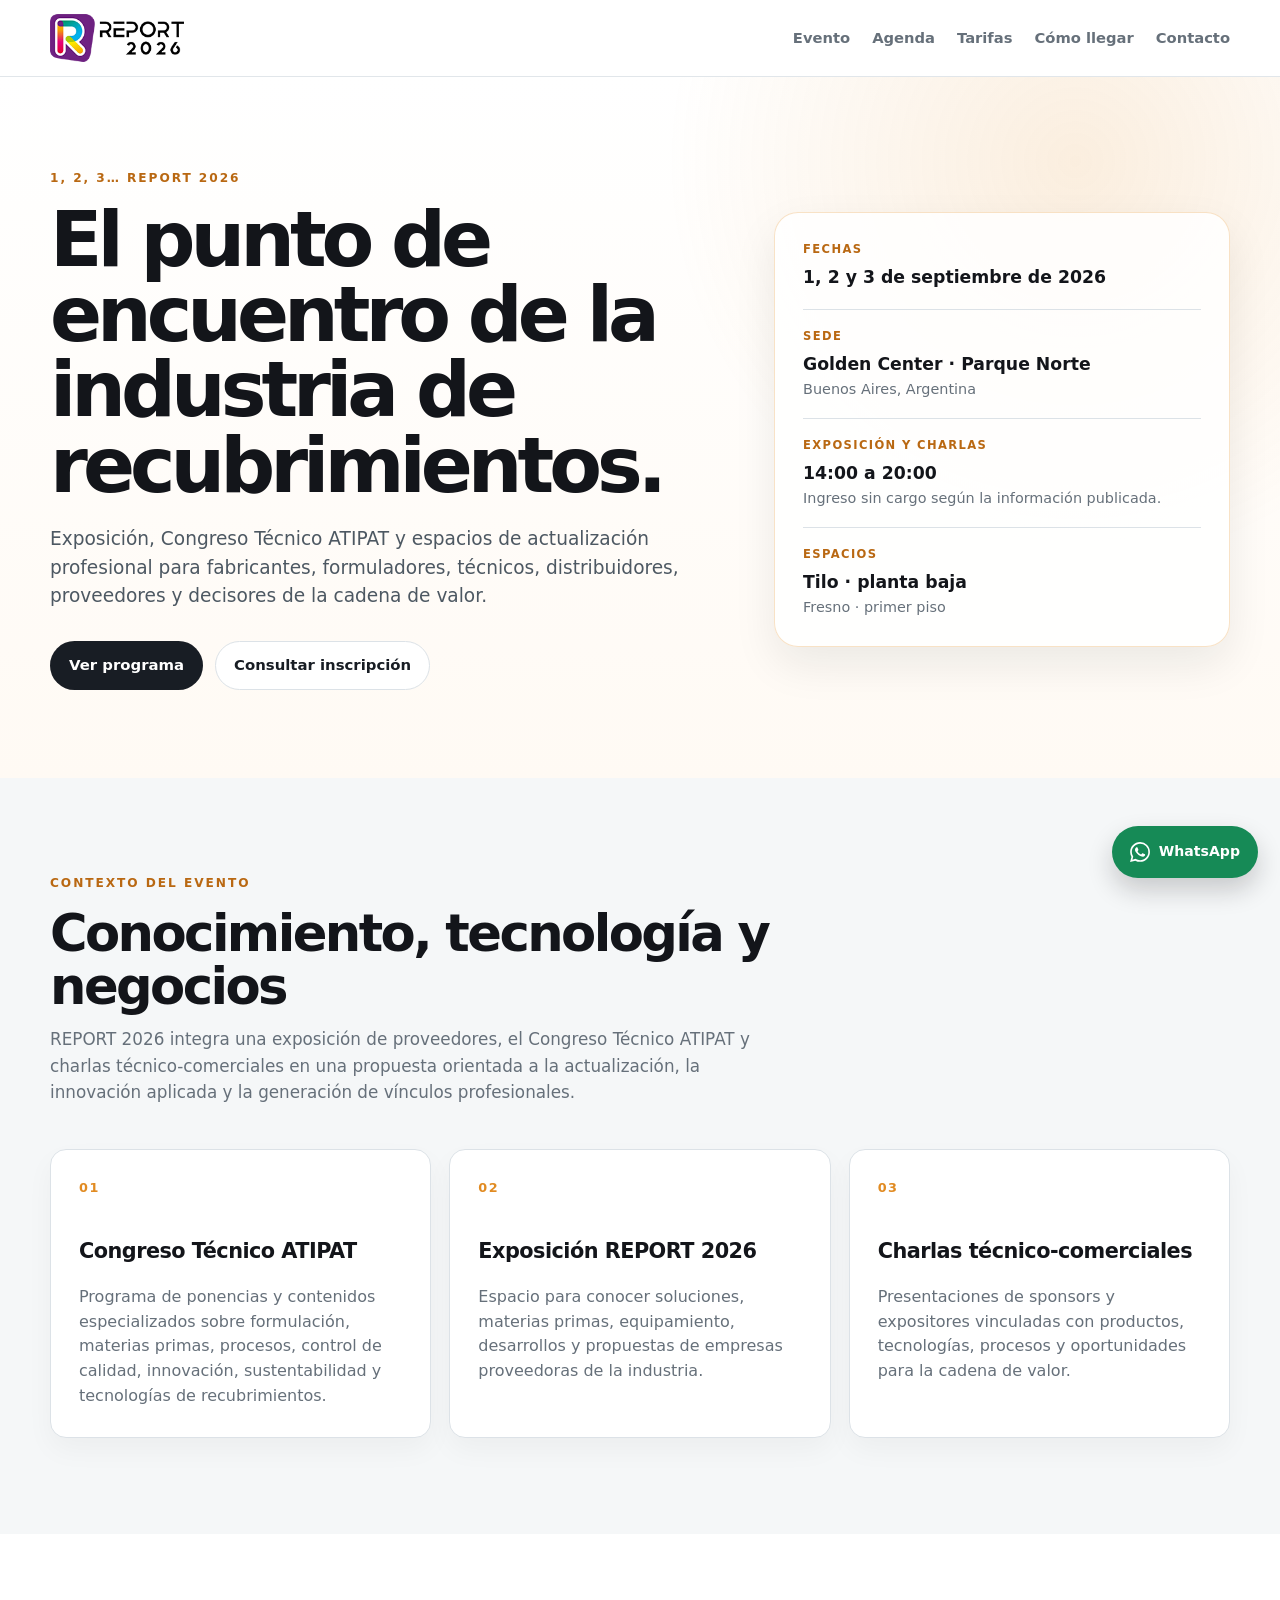
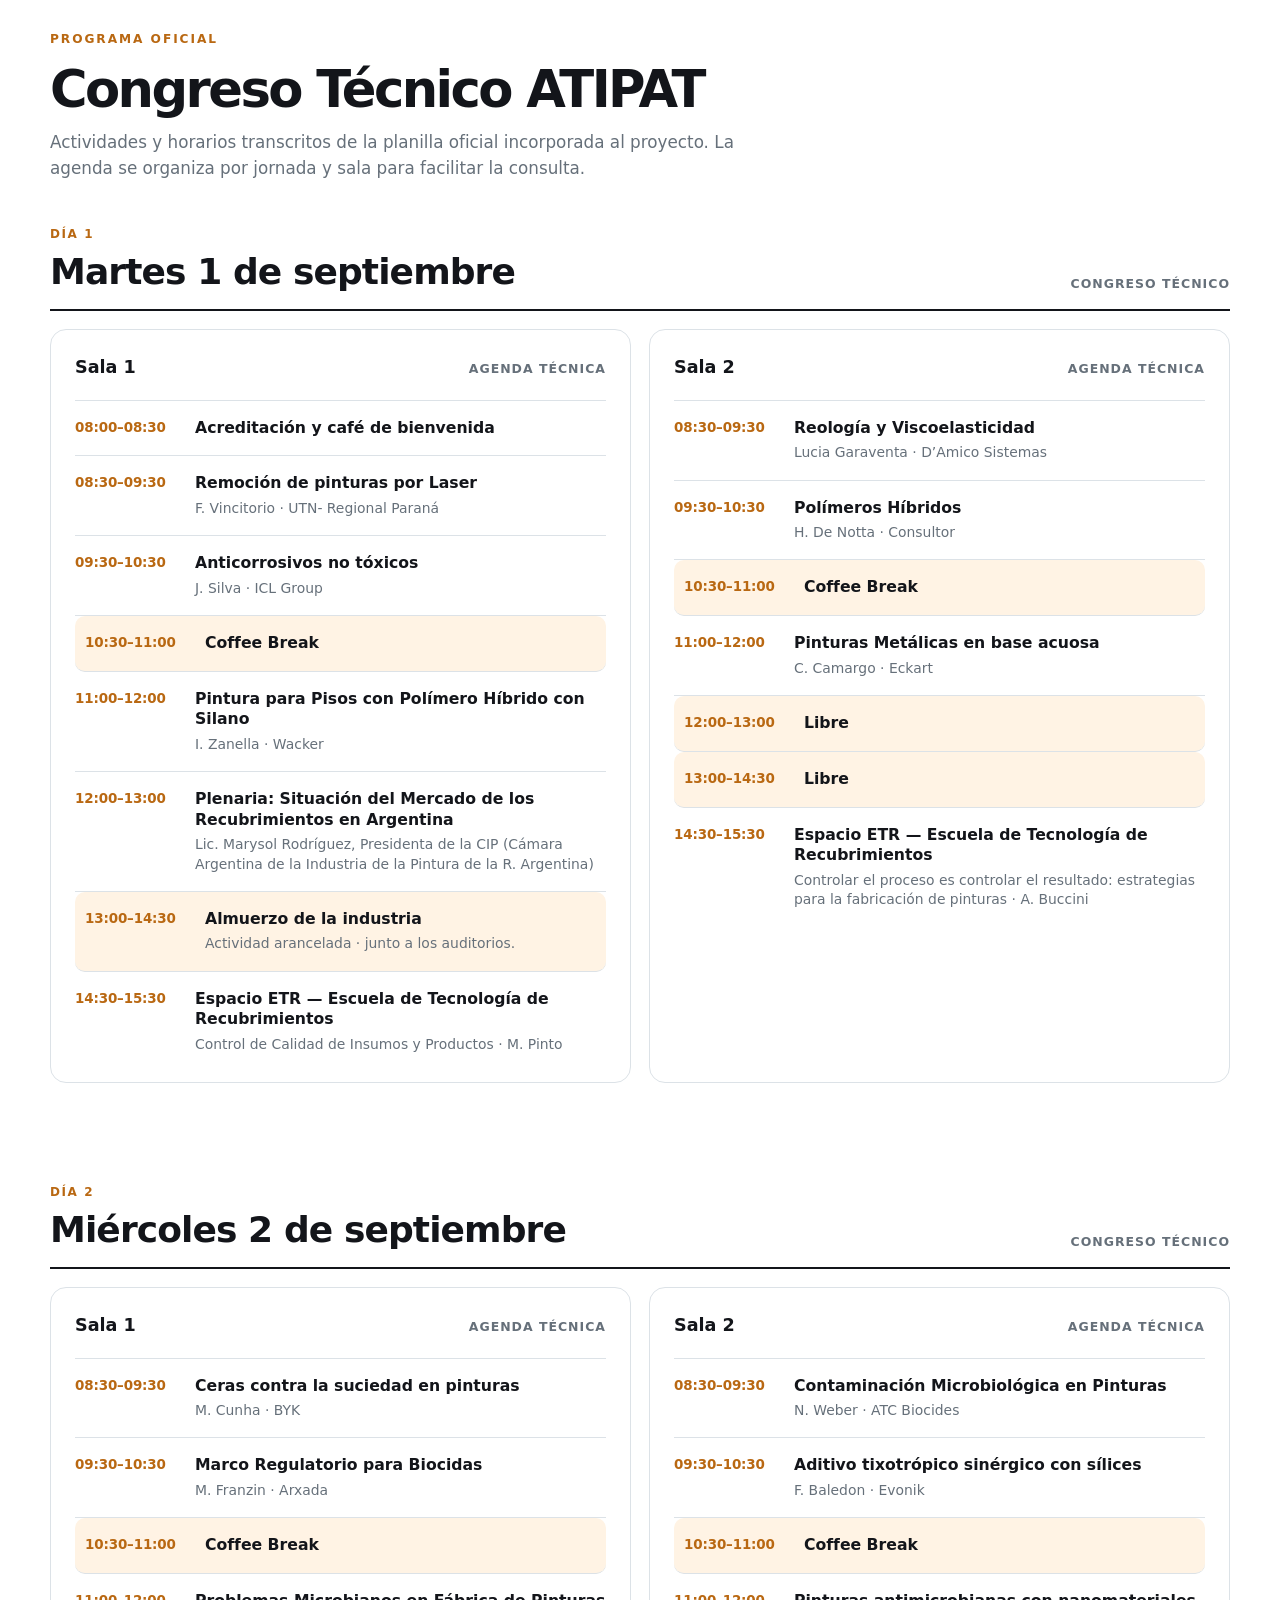
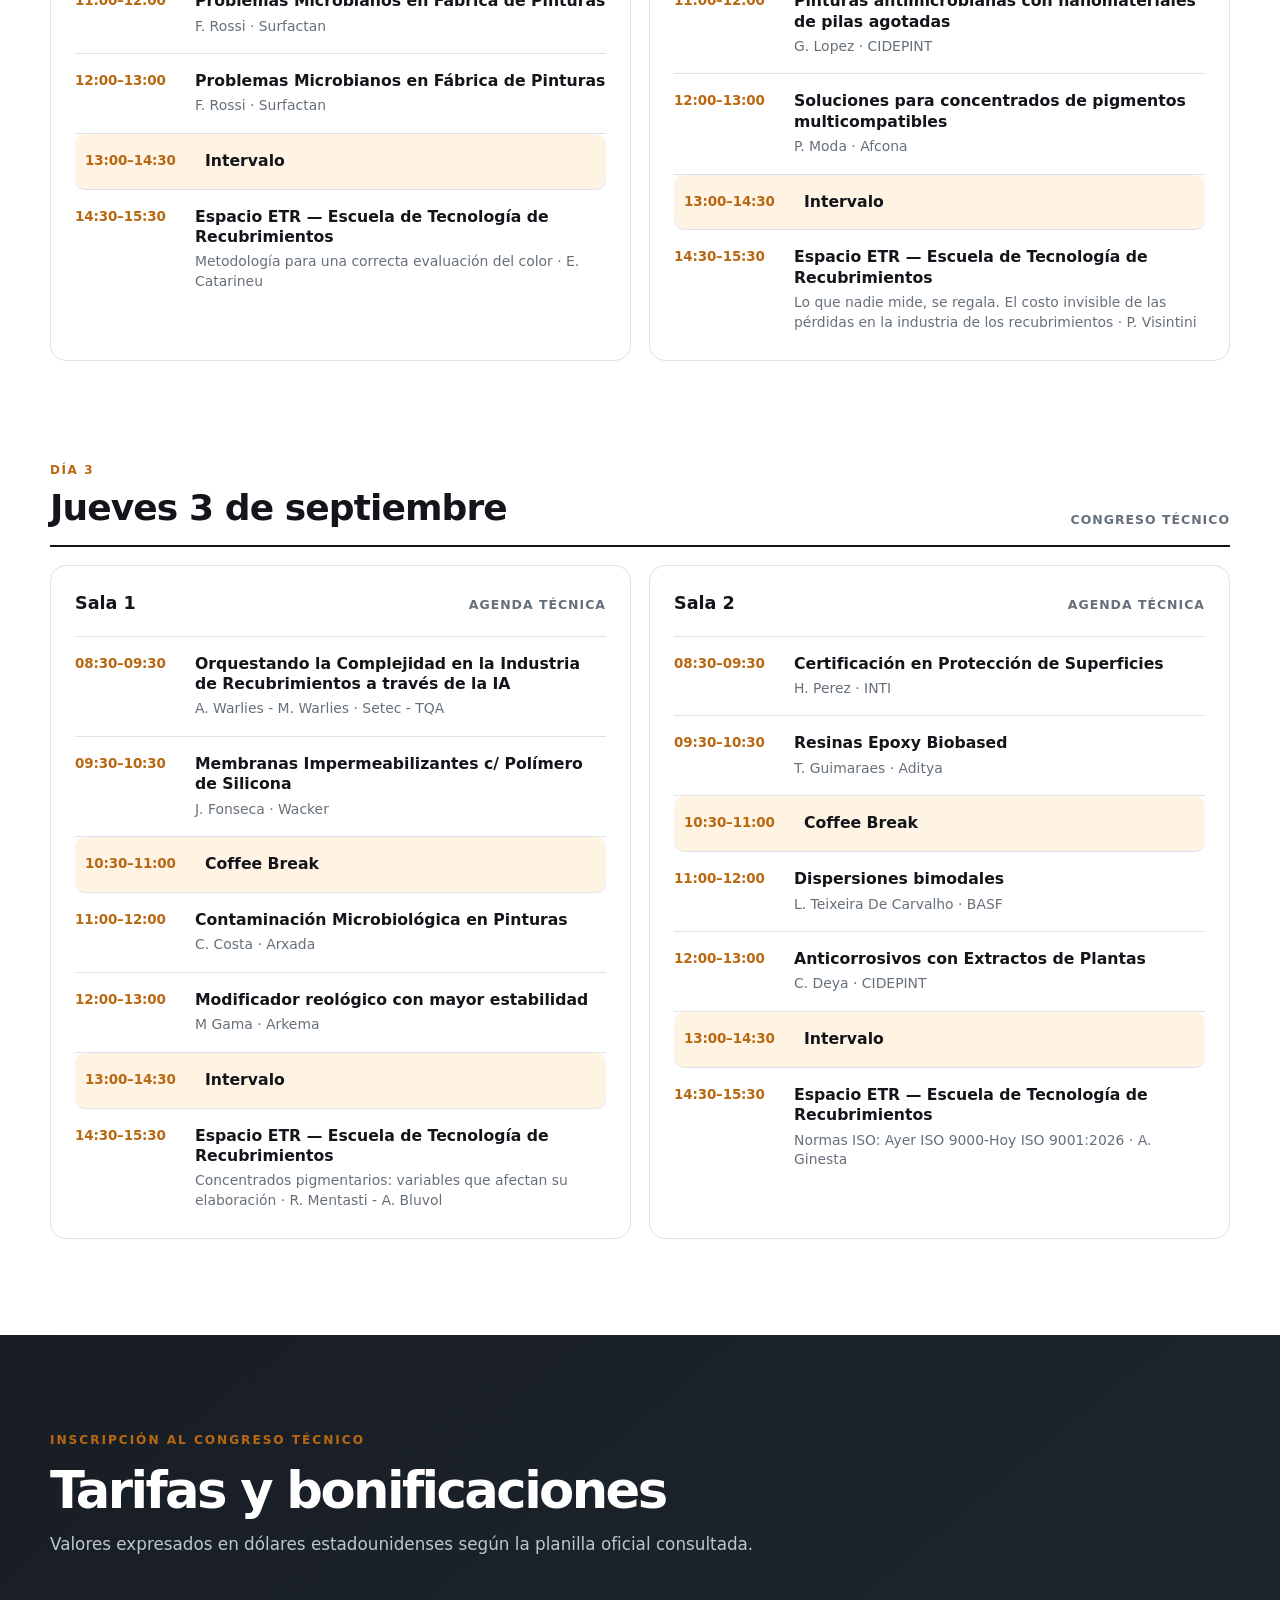
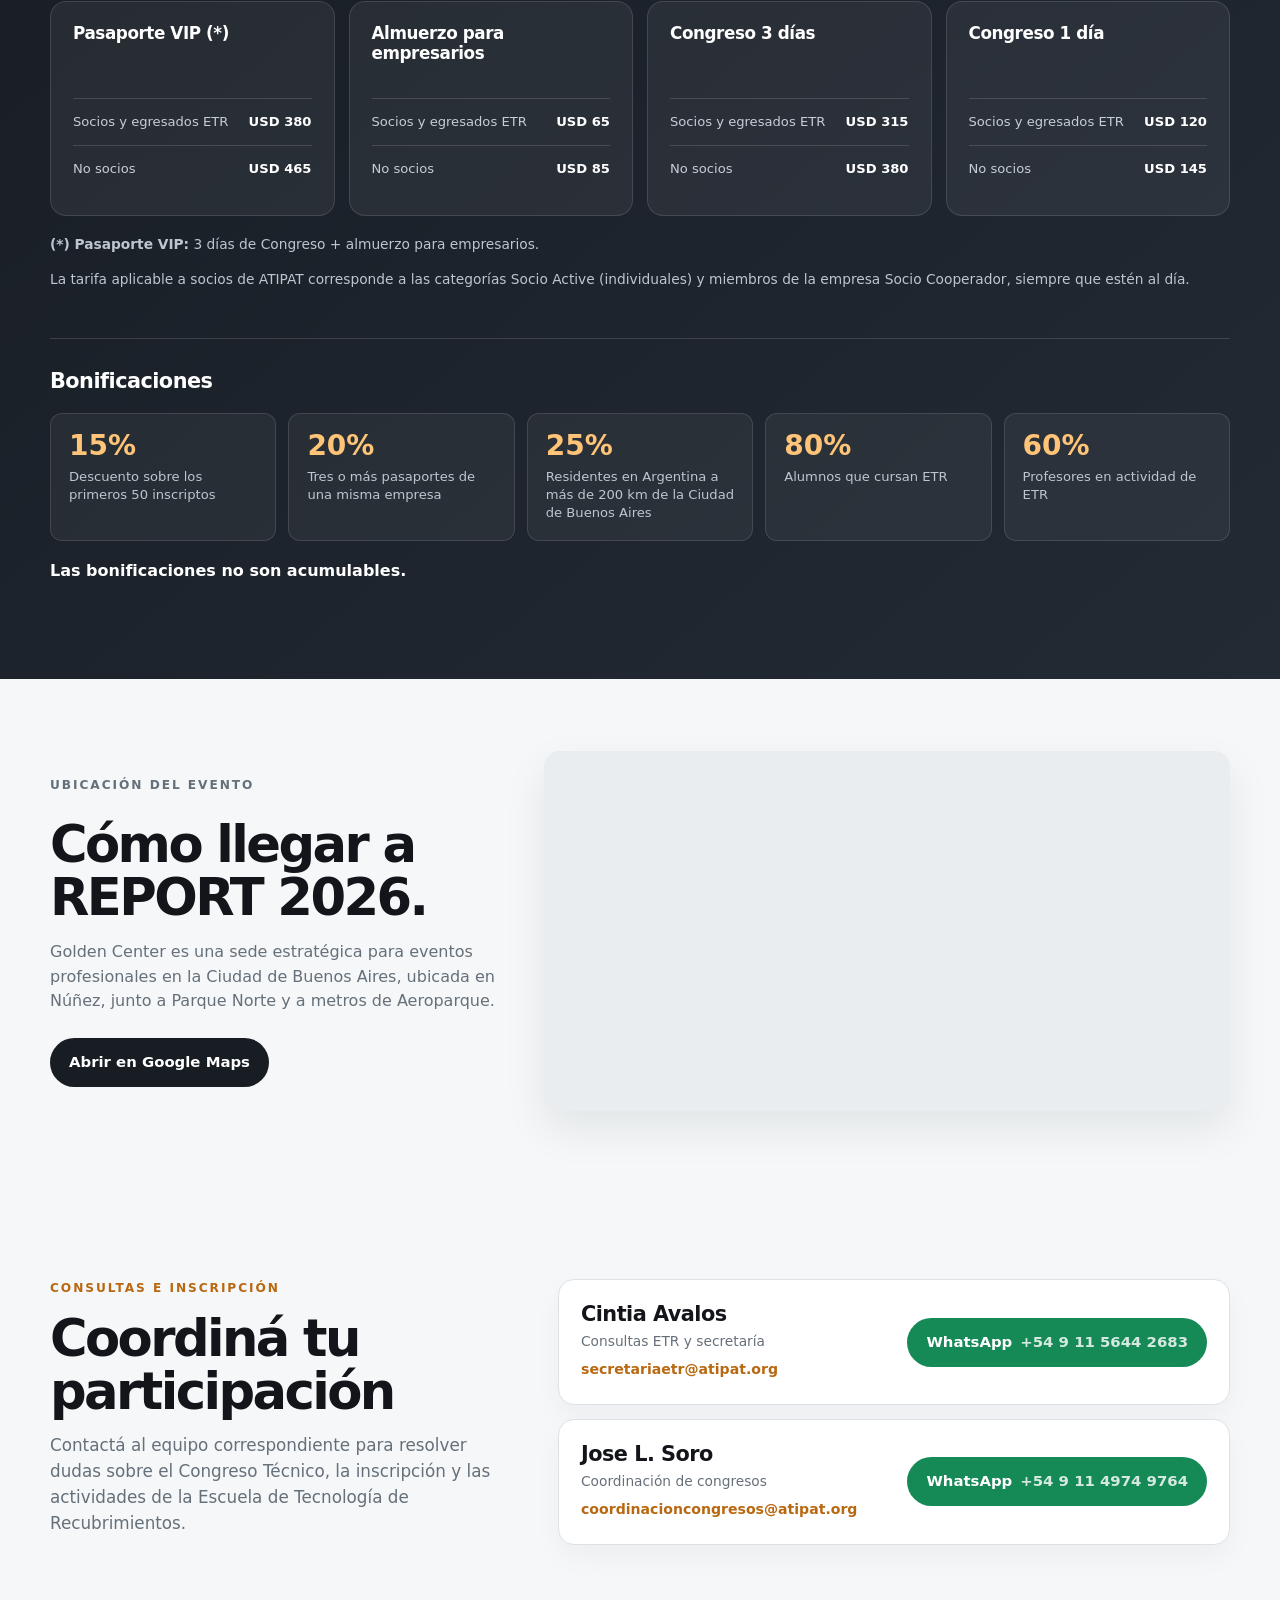
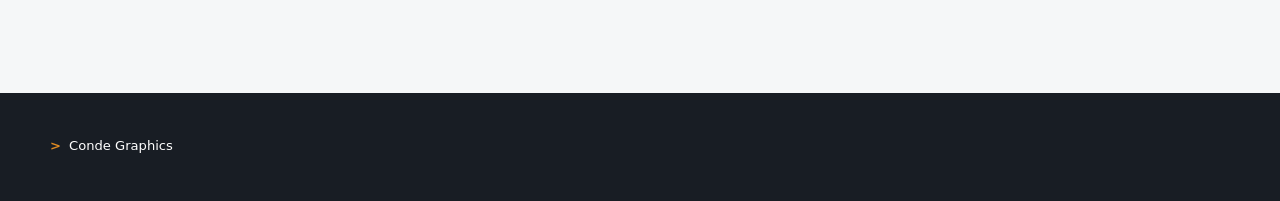
<file: index.html>
<!doctype html>
<html lang="es">
<head>
  <meta charset="utf-8">
  <meta name="viewport" content="width=device-width, initial-scale=1">
  <meta name="description" content="Programa, actividades, tarifas, bonificaciones y contactos de REPORT 2026 y del Congreso Técnico ATIPAT.">
  <meta name="theme-color" content="#ffffff">
  <link rel="canonical" href="https://condegraphics.github.io/report-2026-landing/">
  <link rel="icon" type="image/png" href="./fav-icon.png">
  <link rel="apple-touch-icon" href="./fav-icon.png">
  <meta property="og:title" content="Congreso Técnico ATIPAT | REPORT 2026">
  <meta property="og:description" content="1, 2 y 3 de septiembre de 2026 · Golden Center Eventos · Parque Norte · Buenos Aires.">
  <meta property="og:type" content="website">
  <meta property="og:url" content="https://condegraphics.github.io/report-2026-landing/">
  <meta property="og:image" content="https://condegraphics.github.io/report-2026-landing/og-report-2026.jpg">
  <meta property="og:image:secure_url" content="https://condegraphics.github.io/report-2026-landing/og-report-2026.jpg">
  <meta property="og:image:type" content="image/jpeg">
  <meta property="og:image:width" content="1200">
  <meta property="og:image:height" content="630">
  <meta property="og:image:alt" content="Congreso Técnico ATIPAT REPORT 2026, 1, 2 y 3 de septiembre de 2026 en Golden Center Eventos, Parque Norte, Buenos Aires.">
  <meta property="og:site_name" content="REPORT 2026">
  <meta property="og:locale" content="es_AR">
  <meta name="twitter:card" content="summary_large_image">
  <meta name="twitter:title" content="Congreso Técnico ATIPAT | REPORT 2026">
  <meta name="twitter:description" content="1, 2 y 3 de septiembre de 2026 · Golden Center Eventos · Parque Norte · Buenos Aires.">
  <meta name="twitter:image" content="https://condegraphics.github.io/report-2026-landing/og-report-2026.jpg">
  <title>REPORT 2026 | Programa, tarifas y contactos</title>
  <link rel="stylesheet" href="styles.css">
</head>
<body>
  <header class="site-header">
    <div class="container header-inner">
      <a class="brand" href="#inicio" aria-label="REPORT 2026, inicio">
        <img class="brand-logo" src="./logo-report-header.png" alt="REPORT 2026">
      </a>
      <button class="menu-toggle" type="button" aria-expanded="false" aria-controls="site-menu" aria-label="Abrir menú">
        <span class="sr-only">Menú</span>
        <span class="menu-lines" aria-hidden="true"><span></span><span></span><span></span></span>
      </button>
      <nav class="main-nav" id="site-menu" aria-label="Navegación principal">
        <a href="#evento">Evento</a>
        <a href="#agenda">Agenda</a>
        <a href="#tarifas">Tarifas</a>
        <a href="#ubicacion">Cómo llegar</a>
        <a href="#contacto">Contacto</a>
      </nav>
    </div>
  </header>

  <main id="inicio">
    <section class="hero">
      <div class="container hero-grid">
        <div>
          <p class="eyebrow">1, 2, 3… REPORT 2026</p>
          <h1>El punto de encuentro de la industria de recubrimientos.</h1>
          <p class="hero-lead">Exposición, Congreso Técnico ATIPAT y espacios de actualización profesional para fabricantes, formuladores, técnicos, distribuidores, proveedores y decisores de la cadena de valor.</p>
          <div class="hero-actions">
            <a class="button button-primary" href="#agenda">Ver programa</a>
            <a class="button button-secondary" href="#contacto">Consultar inscripción</a>
          </div>
        </div>
        <div class="hero-card" aria-label="Datos principales del evento">
          <div class="fact"><span class="fact-label">Fechas</span><strong>1, 2 y 3 de septiembre de 2026</strong></div>
          <div class="fact"><span class="fact-label">Sede</span><strong>Golden Center · Parque Norte</strong><span>Buenos Aires, Argentina</span></div>
          <div class="fact"><span class="fact-label">Exposición y charlas</span><strong>14:00 a 20:00</strong><span>Ingreso sin cargo según la información publicada.</span></div><div class="fact"><span class="fact-label">Espacios</span><strong>Tilo · planta baja</strong><span>Fresno · primer piso</span></div>
        </div>
      </div>
    </section>

    <section id="evento" class="section section-soft">
      <div class="container">
        <div class="section-heading"><p class="eyebrow">Contexto del evento</p><h2>Conocimiento, tecnología y negocios</h2><p>REPORT 2026 integra una exposición de proveedores, el Congreso Técnico ATIPAT y charlas técnico-comerciales en una propuesta orientada a la actualización, la innovación aplicada y la generación de vínculos profesionales.</p></div>
        <div class="feature-grid">
          <article class="feature-card"><span class="feature-number">01</span><h3>Congreso Técnico ATIPAT</h3><p>Programa de ponencias y contenidos especializados sobre formulación, materias primas, procesos, control de calidad, innovación, sustentabilidad y tecnologías de recubrimientos.</p></article>
          <article class="feature-card"><span class="feature-number">02</span><h3>Exposición REPORT 2026</h3><p>Espacio para conocer soluciones, materias primas, equipamiento, desarrollos y propuestas de empresas proveedoras de la industria.</p></article>
          <article class="feature-card"><span class="feature-number">03</span><h3>Charlas técnico-comerciales</h3><p>Presentaciones de sponsors y expositores vinculadas con productos, tecnologías, procesos y oportunidades para la cadena de valor.</p></article>
        </div>
      </div>
    </section>

    <section id="agenda" class="section">
      <div class="container">
        <div class="section-heading"><p class="eyebrow">Programa oficial</p><h2>Congreso Técnico ATIPAT</h2><p>Actividades y horarios transcritos de la planilla oficial incorporada al proyecto. La agenda se organiza por jornada y sala para facilitar la consulta.</p></div>

        <div id="dia-1" class="schedule-day">
          <div class="day-header"><div><span class="day-kicker">Día 1</span><h3>Martes 1 de septiembre</h3></div><span class="day-tag">Congreso Técnico</span></div>
          <div class="room-grid">
            <article class="room-card"><div class="room-title"><h4>Sala 1</h4><span>Agenda técnica</span></div><ol class="timeline">
              <li><time>08:00–08:30</time><div><strong>Acreditación y café de bienvenida</strong></div></li>
              <li><time>08:30–09:30</time><div><strong>Remoción de pinturas por Laser</strong><span>F. Vincitorio · UTN- Regional Paraná</span></div></li>
              <li><time>09:30–10:30</time><div><strong>Anticorrosivos no tóxicos</strong><span>J. Silva · ICL Group</span></div></li>
              <li class="break"><time>10:30–11:00</time><div><strong>Coffee Break</strong></div></li>
              <li><time>11:00–12:00</time><div><strong>Pintura para Pisos con Polímero Híbrido con Silano</strong><span>I. Zanella · Wacker</span></div></li>
              <li><time>12:00–13:00</time><div><strong>Plenaria: Situación del Mercado de los Recubrimientos en Argentina</strong><span>Lic. Marysol Rodríguez, Presidenta de la CIP (Cámara Argentina de la Industria de la Pintura de la R. Argentina)</span></div></li>
              <li class="break"><time>13:00–14:30</time><div><strong>Almuerzo de la industria</strong><span>Actividad arancelada · junto a los auditorios.</span></div></li>
              <li><time>14:30–15:30</time><div><strong>Espacio ETR — Escuela de Tecnología de Recubrimientos</strong><span>Control de Calidad de Insumos y Productos · M. Pinto</span></div></li>
            </ol></article>
            <article class="room-card"><div class="room-title"><h4>Sala 2</h4><span>Agenda técnica</span></div><ol class="timeline">
              <li><time>08:30–09:30</time><div><strong>Reología y Viscoelasticidad</strong><span>Lucia Garaventa · D’Amico Sistemas</span></div></li>
              <li><time>09:30–10:30</time><div><strong>Polímeros Híbridos</strong><span>H. De Notta · Consultor</span></div></li>
              <li class="break"><time>10:30–11:00</time><div><strong>Coffee Break</strong></div></li>
              <li><time>11:00–12:00</time><div><strong>Pinturas Metálicas en base acuosa</strong><span>C. Camargo · Eckart</span></div></li>
              <li class="break"><time>12:00–13:00</time><div><strong>Libre</strong></div></li>
              <li class="break"><time>13:00–14:30</time><div><strong>Libre</strong></div></li>
              <li><time>14:30–15:30</time><div><strong>Espacio ETR — Escuela de Tecnología de Recubrimientos</strong><span>Controlar el proceso es controlar el resultado: estrategias para la fabricación de pinturas · A. Buccini</span></div></li>
            </ol></article>
          </div>
        </div>

        <div id="dia-2" class="schedule-day">
          <div class="day-header"><div><span class="day-kicker">Día 2</span><h3>Miércoles 2 de septiembre</h3></div><span class="day-tag">Congreso Técnico</span></div>
          <div class="room-grid">
            <article class="room-card"><div class="room-title"><h4>Sala 1</h4><span>Agenda técnica</span></div><ol class="timeline">
              <li><time>08:30–09:30</time><div><strong>Ceras contra la suciedad en pinturas</strong><span>M. Cunha · BYK</span></div></li>
              <li><time>09:30–10:30</time><div><strong>Marco Regulatorio para Biocidas</strong><span>M. Franzin · Arxada</span></div></li>
              <li class="break"><time>10:30–11:00</time><div><strong>Coffee Break</strong></div></li>
              <li><time>11:00–12:00</time><div><strong>Problemas Microbianos en Fábrica de Pinturas</strong><span>F. Rossi · Surfactan</span></div></li>
              <li><time>12:00–13:00</time><div><strong>Problemas Microbianos en Fábrica de Pinturas</strong><span>F. Rossi · Surfactan</span></div></li>
              <li class="break"><time>13:00–14:30</time><div><strong>Intervalo</strong></div></li>
              <li><time>14:30–15:30</time><div><strong>Espacio ETR — Escuela de Tecnología de Recubrimientos</strong><span>Metodología para una correcta evaluación del color · E. Catarineu</span></div></li>
            </ol></article>
            <article class="room-card"><div class="room-title"><h4>Sala 2</h4><span>Agenda técnica</span></div><ol class="timeline">
              <li><time>08:30–09:30</time><div><strong>Contaminación Microbiológica en Pinturas</strong><span>N. Weber · ATC Biocides</span></div></li>
              <li><time>09:30–10:30</time><div><strong>Aditivo tixotrópico sinérgico con sílices</strong><span>F. Baledon · Evonik</span></div></li>
              <li class="break"><time>10:30–11:00</time><div><strong>Coffee Break</strong></div></li>
              <li><time>11:00–12:00</time><div><strong>Pinturas antimicrobianas con nanomateriales de pilas agotadas</strong><span>G. Lopez · CIDEPINT</span></div></li>
              <li><time>12:00–13:00</time><div><strong>Soluciones para concentrados de pigmentos multicompatibles</strong><span>P. Moda · Afcona</span></div></li>
              <li class="break"><time>13:00–14:30</time><div><strong>Intervalo</strong></div></li>
              <li><time>14:30–15:30</time><div><strong>Espacio ETR — Escuela de Tecnología de Recubrimientos</strong><span>Lo que nadie mide, se regala. El costo invisible de las pérdidas en la industria de los recubrimientos · P. Visintini</span></div></li>
            </ol></article>
          </div>
        </div>

        <div id="dia-3" class="schedule-day">
          <div class="day-header"><div><span class="day-kicker">Día 3</span><h3>Jueves 3 de septiembre</h3></div><span class="day-tag">Congreso Técnico</span></div>
          <div class="room-grid">
            <article class="room-card"><div class="room-title"><h4>Sala 1</h4><span>Agenda técnica</span></div><ol class="timeline">
              <li><time>08:30–09:30</time><div><strong>Orquestando la Complejidad en la Industria de Recubrimientos a través de la IA</strong><span>A. Warlies - M. Warlies · Setec - TQA</span></div></li>
              <li><time>09:30–10:30</time><div><strong>Membranas Impermeabilizantes c/ Polímero de Silicona</strong><span>J. Fonseca · Wacker</span></div></li>
              <li class="break"><time>10:30–11:00</time><div><strong>Coffee Break</strong></div></li>
              <li><time>11:00–12:00</time><div><strong>Contaminación Microbiológica en Pinturas</strong><span>C. Costa · Arxada</span></div></li>
              <li><time>12:00–13:00</time><div><strong>Modificador reológico con mayor estabilidad</strong><span>M Gama · Arkema</span></div></li>
              <li class="break"><time>13:00–14:30</time><div><strong>Intervalo</strong></div></li>
              <li><time>14:30–15:30</time><div><strong>Espacio ETR — Escuela de Tecnología de Recubrimientos</strong><span>Concentrados pigmentarios: variables que afectan su elaboración · R. Mentasti - A. Bluvol</span></div></li>
            </ol></article>
            <article class="room-card"><div class="room-title"><h4>Sala 2</h4><span>Agenda técnica</span></div><ol class="timeline">
              <li><time>08:30–09:30</time><div><strong>Certificación en Protección de Superficies</strong><span>H. Perez · INTI</span></div></li>
              <li><time>09:30–10:30</time><div><strong>Resinas Epoxy Biobased</strong><span>T. Guimaraes · Aditya</span></div></li>
              <li class="break"><time>10:30–11:00</time><div><strong>Coffee Break</strong></div></li>
              <li><time>11:00–12:00</time><div><strong>Dispersiones bimodales</strong><span>L. Teixeira De Carvalho · BASF</span></div></li>
              <li><time>12:00–13:00</time><div><strong>Anticorrosivos con Extractos de Plantas</strong><span>C. Deya · CIDEPINT</span></div></li>
              <li class="break"><time>13:00–14:30</time><div><strong>Intervalo</strong></div></li>
              <li><time>14:30–15:30</time><div><strong>Espacio ETR — Escuela de Tecnología de Recubrimientos</strong><span>Normas ISO: Ayer ISO 9000-Hoy ISO 9001:2026 · A. Ginesta</span></div></li>
            </ol></article>
          </div>
        </div>

      </div>
    </section>

    <section id="tarifas" class="section section-dark">
      <div class="container">
        <div class="section-heading section-heading-light"><p class="eyebrow">Inscripción al Congreso Técnico</p><h2>Tarifas y bonificaciones</h2><p>Valores expresados en dólares estadounidenses según la planilla oficial consultada.</p></div>
        <div class="pricing-grid">
          <article class="pricing-card"><h3>Pasaporte VIP (*)</h3><div class="price-row"><span>Socios y egresados ETR</span><strong>USD 380</strong></div><div class="price-row"><span>No socios</span><strong>USD 465</strong></div></article>
          <article class="pricing-card"><h3>Almuerzo para empresarios</h3><div class="price-row"><span>Socios y egresados ETR</span><strong>USD 65</strong></div><div class="price-row"><span>No socios</span><strong>USD 85</strong></div></article>
          <article class="pricing-card"><h3>Congreso 3 días</h3><div class="price-row"><span>Socios y egresados ETR</span><strong>USD 315</strong></div><div class="price-row"><span>No socios</span><strong>USD 380</strong></div></article>
          <article class="pricing-card"><h3>Congreso 1 día</h3><div class="price-row"><span>Socios y egresados ETR</span><strong>USD 120</strong></div><div class="price-row"><span>No socios</span><strong>USD 145</strong></div></article>
        </div>
        <div class="pricing-footnotes"><p><strong>(*) Pasaporte VIP:</strong> 3 días de Congreso + almuerzo para empresarios.</p><p>La tarifa aplicable a socios de ATIPAT corresponde a las categorías Socio Active (individuales) y miembros de la empresa Socio Cooperador, siempre que estén al día.</p></div>
        <div class="discounts"><h3>Bonificaciones</h3><div class="discount-grid"><div><strong>15%</strong><span>Descuento sobre los primeros 50 inscriptos</span></div><div><strong>20%</strong><span>Tres o más pasaportes de una misma empresa</span></div><div><strong>25%</strong><span>Residentes en Argentina a más de 200 km de la Ciudad de Buenos Aires</span></div><div><strong>80%</strong><span>Alumnos que cursan ETR</span></div><div><strong>60%</strong><span>Profesores en actividad de ETR</span></div></div><p class="discount-warning">Las bonificaciones no son acumulables.</p></div>
      </div>
    </section>

    <section id="ubicacion" class="section section-soft location-section" aria-labelledby="ubicacion-title">
      <div class="container location-grid">
        <div>
          <p class="eyebrow">Ubicación del evento</p>
          <h2 id="ubicacion-title">Cómo llegar a REPORT 2026.</h2>
          <p>Golden Center es una sede estratégica para eventos profesionales en la Ciudad de Buenos Aires, ubicada en Núñez, junto a Parque Norte y a metros de Aeroparque.</p>
          <a class="button button-primary" href="https://www.google.com/maps/search/?api=1&query=Goldencenter+Eventos" target="_blank" rel="noopener">Abrir en Google Maps</a>
        </div>
        <div class="map-frame">
          <iframe src="https://www.google.com/maps/embed?pb=!1m18!1m12!1m3!1d3286.1956698586696!2d-58.438365523532994!3d-34.54860085459074!2m3!1f0!2f0!3f0!3m2!1i1024!2i768!4f13.1!3m3!1m2!1s0x95bcb43b95c1eb93%3A0xad90f72012d90499!2sGoldencenter%20Eventos!5e0!3m2!1ses-419!2sar!4v1787316994694!5m2!1ses-419!2sar" title="Mapa de ubicación de Goldencenter Eventos" loading="lazy" referrerpolicy="strict-origin-when-cross-origin" allowfullscreen></iframe>
        </div>
      </div>
    </section>

    <section id="contacto" class="section section-soft">
      <div class="container contact-grid">
        <div class="section-heading"><p class="eyebrow">Consultas e inscripción</p><h2>Coordiná tu participación</h2><p>Contactá al equipo correspondiente para resolver dudas sobre el Congreso Técnico, la inscripción y las actividades de la Escuela de Tecnología de Recubrimientos.</p></div>
        <div class="contact-list">
          <article class="contact-card"><div><h3>Cintia Avalos</h3><p>Consultas ETR y secretaría</p><a href="mailto:secretariaetr@atipat.org">secretariaetr@atipat.org</a></div><a class="button button-whatsapp" href="https://wa.me/5491156442683?text=Hola%2C%20quisiera%20consultar%20por%20REPORT%202026%20y%20las%20actividades%20de%20ETR." target="_blank" rel="noopener">WhatsApp <span>+54 9 11 5644 2683</span></a></article>
          <article class="contact-card"><div><h3>Jose L. Soro</h3><p>Coordinación de congresos</p><a href="mailto:coordinacioncongresos@atipat.org">coordinacioncongresos@atipat.org</a></div><a class="button button-whatsapp" href="https://wa.me/5491149749764?text=Hola%2C%20quisiera%20consultar%20por%20la%20inscripci%C3%B3n%20al%20Congreso%20T%C3%A9cnico%20REPORT%202026." target="_blank" rel="noopener">WhatsApp <span>+54 9 11 4974 9764</span></a></article>
        </div>
      </div>
    </section>
  </main>

  <footer class="site-footer"><div class="container footer-inner"><p class="footer-signature"><span aria-hidden="true">&gt;</span> <a href="https://www.condegraphics.com/" target="_blank" rel="noopener" aria-label="Conde Graphics, AI-First SEO Agency">Conde Graphics</a></p></div></footer>

  <script>
    const menuToggle = document.querySelector('.menu-toggle');
    const siteMenu = document.querySelector('#site-menu');
    if (menuToggle && siteMenu) {
      menuToggle.addEventListener('click', () => {
        const isOpen = menuToggle.getAttribute('aria-expanded') === 'true';
        menuToggle.setAttribute('aria-expanded', String(!isOpen));
        menuToggle.setAttribute('aria-label', isOpen ? 'Abrir menú' : 'Cerrar menú');
        siteMenu.classList.toggle('is-open', !isOpen);
      });
      siteMenu.querySelectorAll('a').forEach((link) => {
        link.addEventListener('click', () => {
          menuToggle.setAttribute('aria-expanded', 'false');
          menuToggle.setAttribute('aria-label', 'Abrir menú');
          siteMenu.classList.remove('is-open');
        });
      });
    }
  </script>

  <a class="whatsapp-float" href="https://wa.me/5491149749764?text=Hola%2C%20quisiera%20recibir%20informaci%C3%B3n%20sobre%20REPORT%202026." target="_blank" rel="noopener" aria-label="Contactar a REPORT 2026 por WhatsApp">
    <svg class="whatsapp-icon" viewBox="0 0 24 24" aria-hidden="true"><path d="M20.52 3.48A11.86 11.86 0 0 0 12.05 0C5.5 0 .17 5.33.17 11.89c0 2.1.55 4.15 1.6 5.96L.07 24l6.3-1.65a11.86 11.86 0 0 0 5.68 1.45h.01c6.55 0 11.88-5.33 11.88-11.89 0-3.18-1.24-6.16-3.42-8.43ZM12.06 21.8h-.01a9.88 9.88 0 0 1-5.03-1.38l-.36-.21-3.74.98 1-3.65-.23-.37a9.85 9.85 0 0 1-1.51-5.28C2.18 6.44 6.61 2 12.06 2a9.84 9.84 0 0 1 7.01 2.91 9.84 9.84 0 0 1 2.9 7c0 5.46-4.44 9.89-9.91 9.89Zm5.43-7.4c-.3-.15-1.77-.87-2.05-.97-.27-.1-.47-.15-.67.15-.2.3-.77.97-.95 1.17-.17.2-.35.22-.65.07-.3-.15-1.25-.46-2.38-1.47-.88-.78-1.47-1.75-1.64-2.05-.17-.3-.02-.46.13-.61.13-.13.3-.35.45-.52.15-.17.2-.3.3-.5.1-.2.05-.37-.02-.52-.07-.15-.67-1.62-.92-2.22-.24-.58-.49-.5-.67-.51h-.57c-.2 0-.52.07-.8.37-.27.3-1.04 1.02-1.04 2.48s1.07 2.88 1.22 3.08c.15.2 2.1 3.21 5.08 4.5.71.3 1.26.49 1.69.63.71.23 1.36.2 1.87.12.57-.09 1.77-.72 2.02-1.42.25-.7.25-1.3.17-1.42-.07-.12-.27-.2-.57-.35Z"/></svg>
    <span>WhatsApp</span>
  </a>
</body>
</html>
</file>
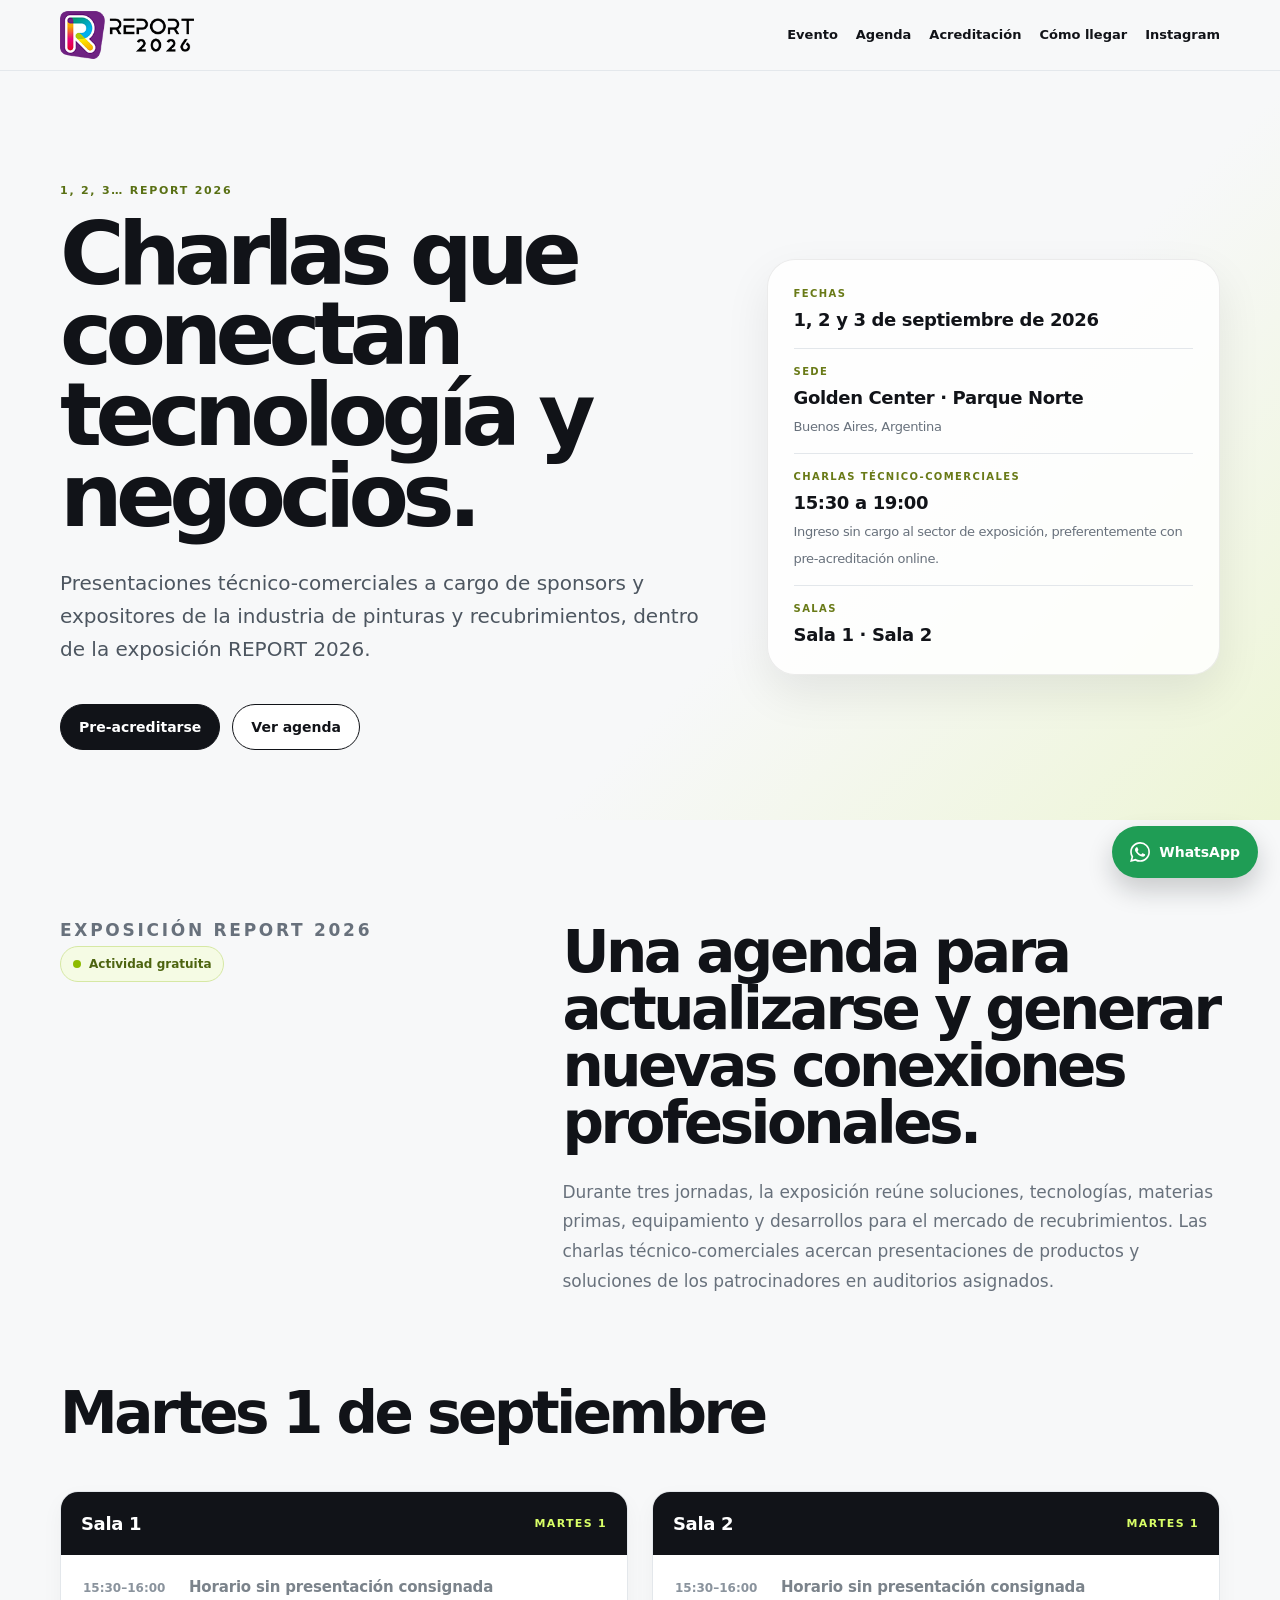
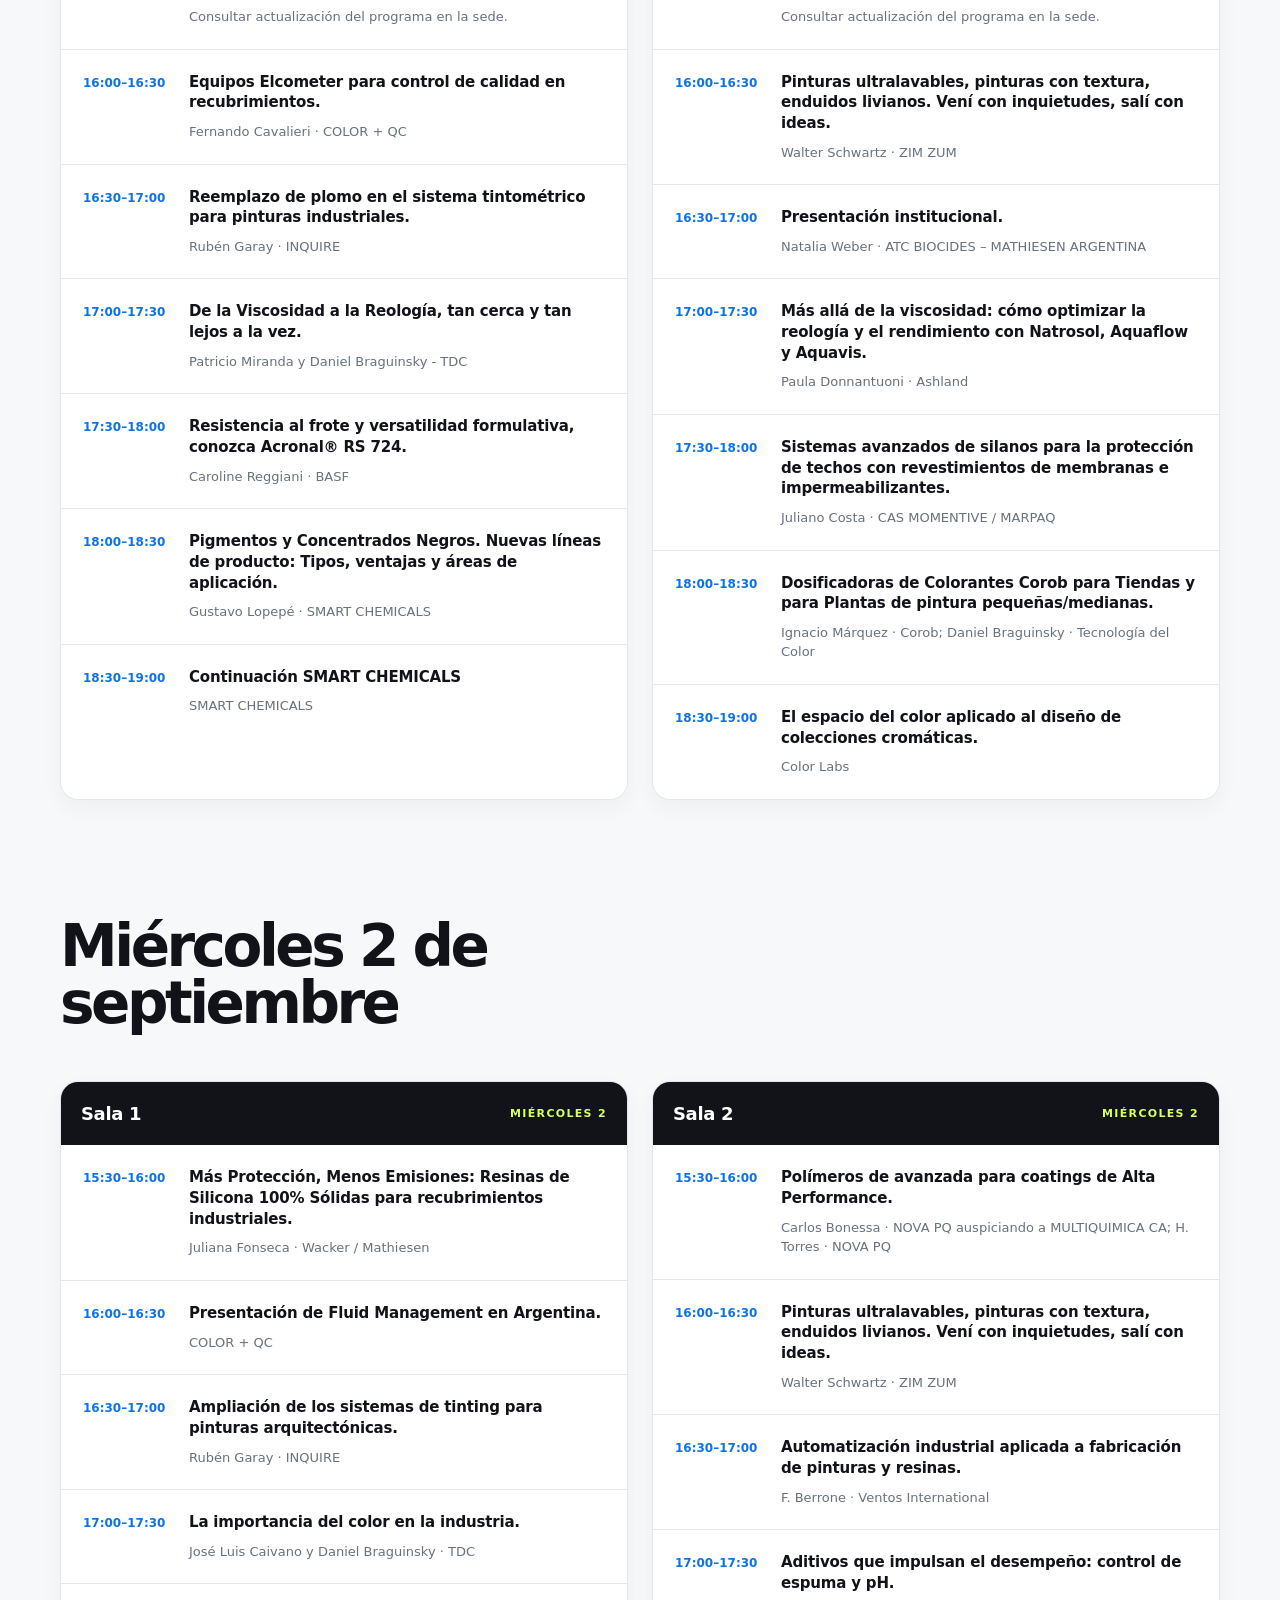
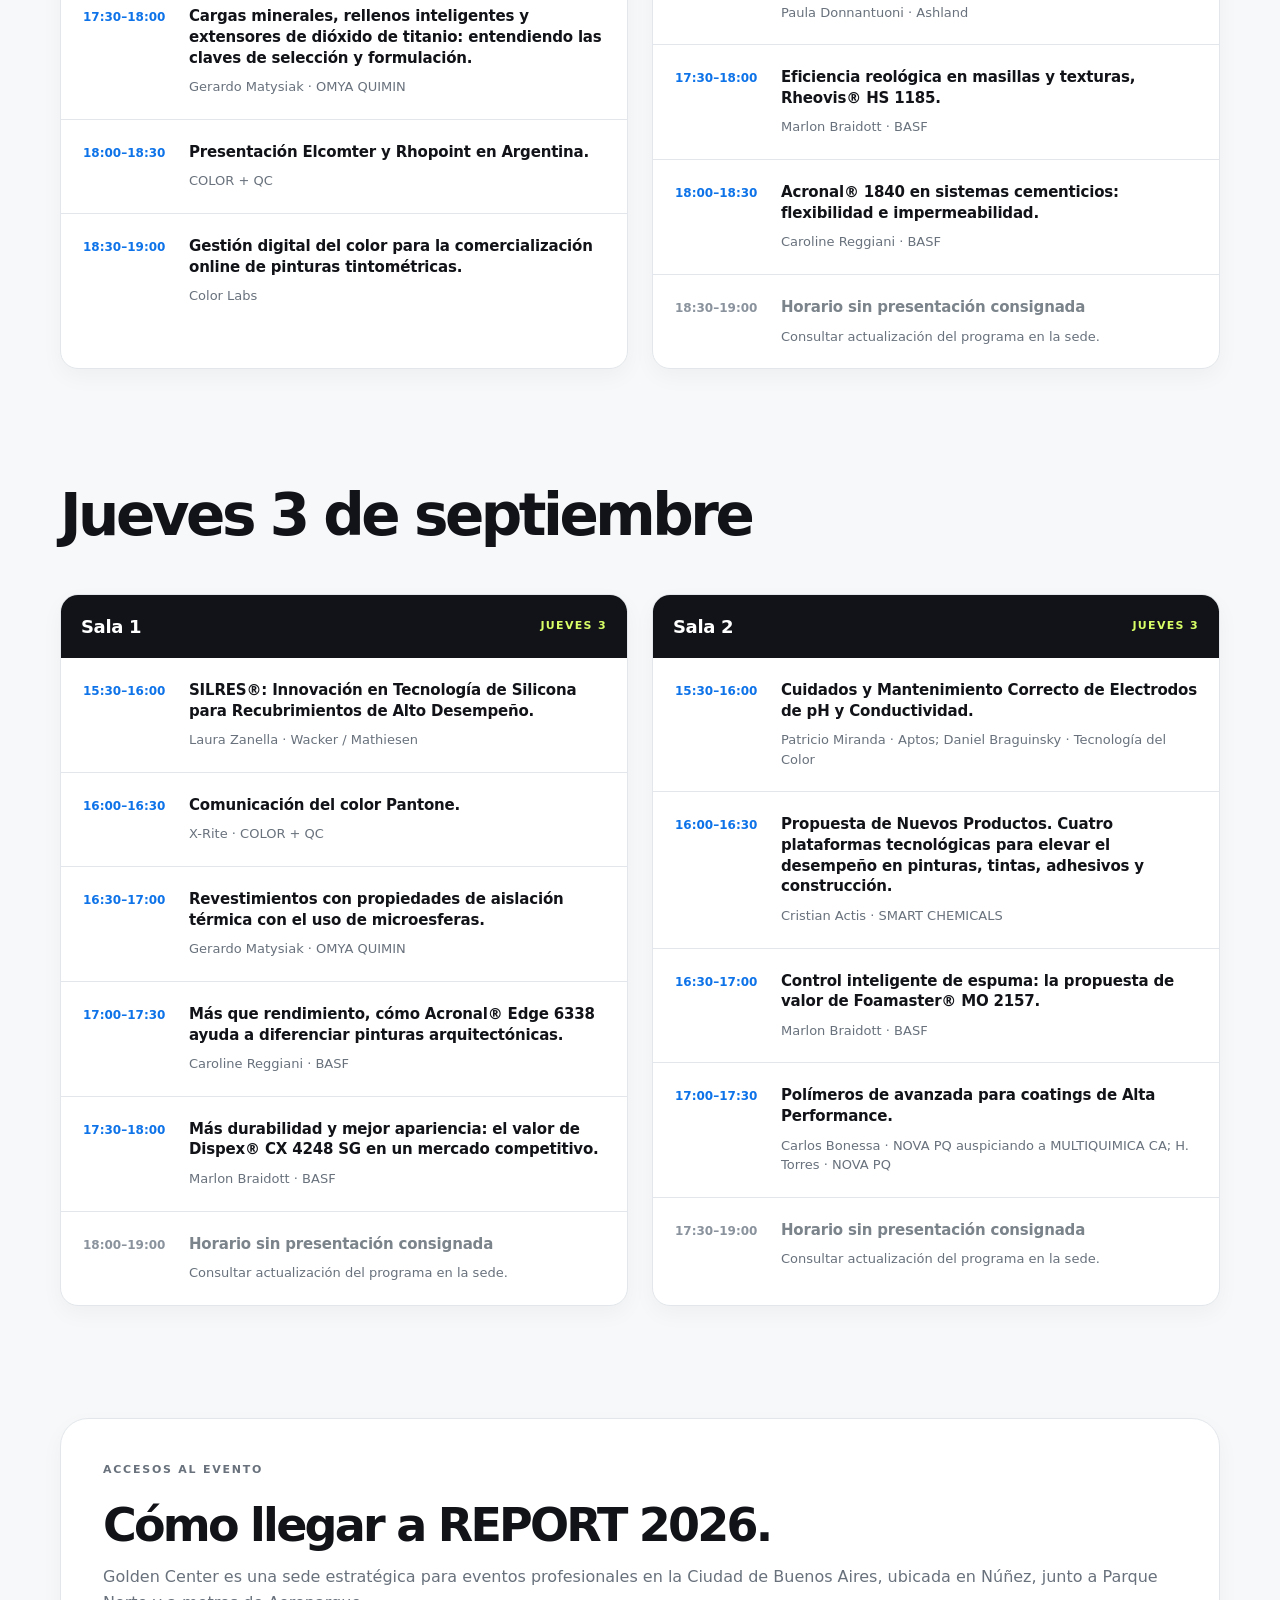
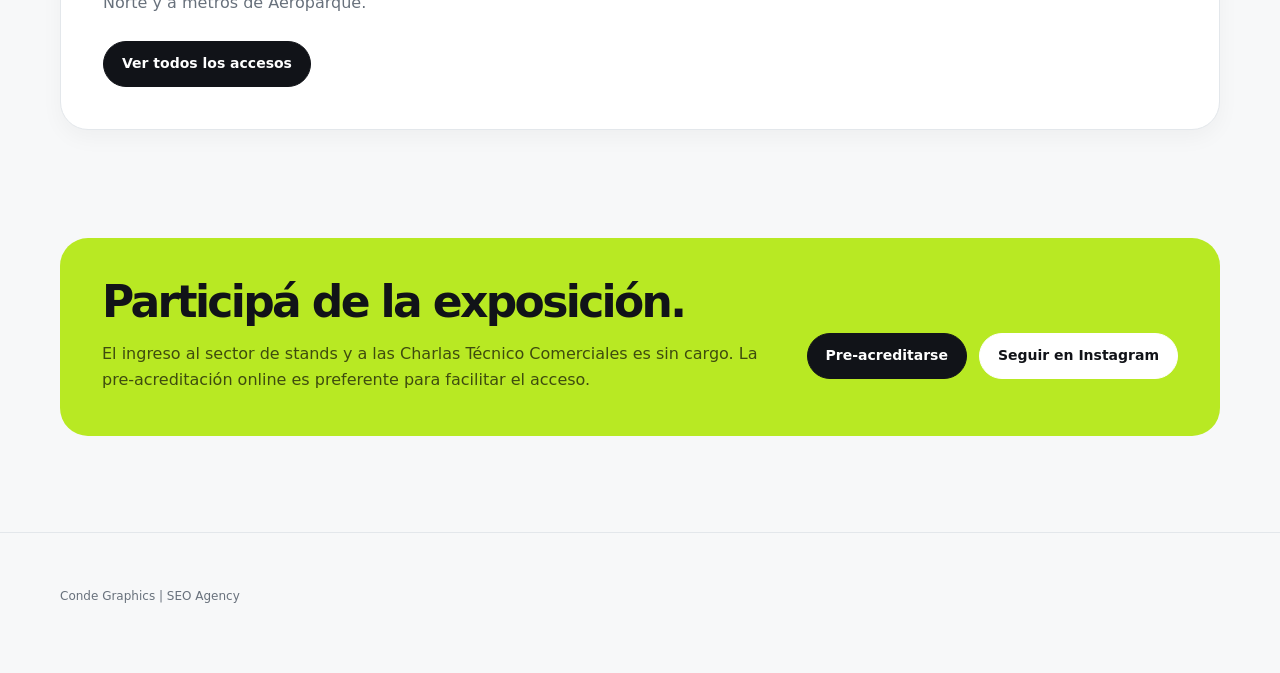
<file: charlas-tecnicas/index.html>
<!doctype html>
<html lang="es">
<head>
  <meta charset="utf-8">
  <meta name="viewport" content="width=device-width, initial-scale=1">
  <meta name="theme-color" content="#f6f7f8">
  <link rel="icon" type="image/png" href="./fav-icon.png">
  <link rel="apple-touch-icon" href="./fav-icon.png">
  <meta name="description" content="Agenda de las Charlas Técnico Comerciales de REPORT 2026. Presentaciones gratuitas de sponsors y expositores, del 1 al 3 de septiembre, de 15:30 a 19:00, en Golden Center – Parque Norte.">
  <link rel="canonical" href="https://condegraphics.github.io/report-2026-landing/charlas-tecnicas/">
  <meta property="og:title" content="Charlas Técnicas | REPORT 2026">
  <meta property="og:description" content="Presentaciones de productos y soluciones para la industria de pinturas y recubrimientos, dentro de la exposición REPORT 2026.">
  <meta property="og:type" content="website">
  <meta property="og:url" content="https://condegraphics.github.io/report-2026-landing/charlas-tecnicas/">
  <meta property="og:image" content="https://condegraphics.github.io/report-2026-landing/charlas-tecnicas/og-charlas-report-2026.jpg">
  <meta property="og:image:secure_url" content="https://condegraphics.github.io/report-2026-landing/charlas-tecnicas/og-charlas-report-2026.jpg">
  <meta property="og:image:type" content="image/jpeg">
  <meta property="og:image:width" content="1200">
  <meta property="og:image:height" content="630">
  <meta property="og:image:alt" content="REPORT 2026: Charlas Técnico Comerciales en Golden Center, Buenos Aires">
  <meta property="og:site_name" content="REPORT 2026">
  <meta property="og:locale" content="es_AR">
  <meta name="twitter:card" content="summary_large_image">
  <meta name="twitter:title" content="Charlas Técnicas | REPORT 2026">
  <meta name="twitter:description" content="Presentaciones de productos y soluciones para la industria de pinturas y recubrimientos, dentro de la exposición REPORT 2026.">
  <meta name="twitter:image" content="https://condegraphics.github.io/report-2026-landing/charlas-tecnicas/og-charlas-report-2026.jpg">
  <title>Charlas Técnicas | REPORT 2026</title>
  <style>
    :root {
      --ink: #111318;
      --muted: #68717c;
      --paper: #f7f8f9;
      --card: #ffffff;
      --line: #e3e7eb;
      --accent: #b8e923;
      --accent-2: #d9ff67;
      --blue: #0e73e8;
      --shadow: 0 18px 45px rgba(17, 19, 24, .08);
      --radius-lg: 28px;
      --radius-md: 18px;
    }

    * { box-sizing: border-box; }
    html { scroll-behavior: smooth; }
    body {
      margin: 0;
      color: var(--ink);
      background: var(--paper);
      font-family: Inter, ui-sans-serif, system-ui, -apple-system, BlinkMacSystemFont, "Segoe UI", sans-serif;
      line-height: 1.5;
    }
    a { color: inherit; }
    .wrap { width: min(1160px, calc(100% - 32px)); margin-inline: auto; }
    .skip-link { position: absolute; left: -999px; top: 8px; }
    .skip-link:focus { left: 16px; z-index: 10; background: var(--ink); color: #fff; padding: 10px 14px; border-radius: 8px; }
    .sr-only { position: absolute; width: 1px; height: 1px; padding: 0; margin: -1px; overflow: hidden; clip: rect(0, 0, 0, 0); white-space: nowrap; border: 0; }

    header {
      position: sticky; top: 0; z-index: 5;
      background: rgba(247, 248, 249, .92);
      backdrop-filter: blur(14px);
      border-bottom: 1px solid rgba(227, 231, 235, .9);
    }
    .nav { position: relative; min-height: 70px; display: flex; align-items: center; justify-content: space-between; gap: 20px; }
    .brand { display: inline-flex; align-items: center; width: 176px; text-decoration: none; }
    .brand-logo { display: block; width: 100%; height: auto; max-height: 54px; object-fit: contain; object-position: left center; }
    .nav-links { display: flex; gap: 18px; align-items: center; font-size: 13px; font-weight: 750; }
    .nav-links a { text-decoration: none; }
    .nav-links a:hover, .nav-links a:focus-visible { text-decoration: underline; text-underline-offset: 4px; }
    .menu-toggle { display: none; width: 46px; height: 46px; align-items: center; justify-content: center; padding: 0; border: 0; border-radius: 50%; background: transparent; color: var(--ink); cursor: pointer; transition: background-color .2s ease, transform .2s ease; }
    .menu-toggle:hover { background: rgba(184, 233, 35, .18); }
    .menu-toggle:focus-visible { outline: 3px solid var(--accent); outline-offset: 3px; }
    .menu-toggle:active { transform: scale(.94); }
    .menu-lines { display: flex; width: 24px; height: 18px; flex-direction: column; justify-content: space-between; }
    .menu-lines span { display: block; width: 100%; height: 2px; border-radius: 999px; background: currentColor; transform-origin: center; transition: transform .25s ease, opacity .2s ease; }
    .menu-toggle[aria-expanded="true"] .menu-lines span:nth-child(1) { transform: translateY(8px) rotate(45deg); }
    .menu-toggle[aria-expanded="true"] .menu-lines span:nth-child(2) { opacity: 0; }
    .menu-toggle[aria-expanded="true"] .menu-lines span:nth-child(3) { transform: translateY(-8px) rotate(-45deg); }

    .hero { padding: clamp(56px, 10vw, 112px) 0 70px; background: linear-gradient(135deg, #f7f8f9 0%, #f7f8f9 64%, #edf5d5 100%); }
    .hero-grid { display: grid; grid-template-columns: 1.18fr .82fr; gap: 54px; align-items: center; }
    .eyebrow, .section-kicker { margin: 0 0 14px; color: #597014; font-size: 11px; font-weight: 900; letter-spacing: .16em; text-transform: uppercase; }
    h1, h2, h3, p { margin-top: 0; }
    h1 { max-width: 720px; margin-bottom: 30px; font-size: clamp(46px, 7vw, 88px); line-height: .92; letter-spacing: -.075em; }
    .hero-copy { max-width: 660px; margin-bottom: 0; color: #4d5660; font-size: clamp(17px, 2vw, 20px); line-height: 1.65; }
    .actions { display: flex; flex-wrap: wrap; gap: 12px; margin-top: 38px; }
    .button { display: inline-flex; justify-content: center; align-items: center; min-height: 46px; padding: 0 18px; border-radius: 999px; border: 1px solid var(--ink); text-decoration: none; font-size: 14px; font-weight: 850; transition: transform .2s ease, box-shadow .2s ease; }
    .button:hover, .button:focus-visible { transform: translateY(-2px); box-shadow: 0 8px 16px rgba(17, 19, 24, .12); }
    .button-primary { background: var(--ink); color: #fff; }
    .button-secondary { background: #fff; }
    .hero-card { background: rgba(255, 255, 255, .82); border: 1px solid rgba(17, 19, 24, .08); border-radius: var(--radius-lg); padding: 26px; box-shadow: var(--shadow); }
    .hero-card dl { margin: 0; }
    .hero-card div { padding: 15px 0; border-bottom: 1px solid var(--line); }
    .hero-card div:first-child { padding-top: 0; }
    .hero-card div:last-child { padding-bottom: 0; border-bottom: 0; }
    dt { color: #697a17; font-size: 10px; font-weight: 900; letter-spacing: .14em; text-transform: uppercase; }
    dd { margin: 5px 0 0; font-size: 18px; font-weight: 820; letter-spacing: -.02em; }
    dd small { color: var(--muted); font-size: 13px; font-weight: 500; }

    main { padding: 96px 0; }
    .intro { display: grid; grid-template-columns: .8fr 1.2fr; gap: 64px; align-items: start; margin-bottom: 88px; }
    .intro > div:last-child { padding-top: 8px; }
    h2 { margin-bottom: 26px; font-size: clamp(32px, 5vw, 58px); line-height: .98; letter-spacing: -.06em; }
    .intro p { margin-bottom: 0; color: var(--muted); font-size: 17px; line-height: 1.75; max-width: 680px; }
    .pill { display: inline-flex; align-items: center; gap: 8px; width: fit-content; padding: 8px 12px; border: 1px solid #d6e8a4; background: #f5fbe4; border-radius: 999px; color: #4d6410; font-size: 12px; font-weight: 850; }
    .pill::before { content: ""; width: 8px; height: 8px; border-radius: 50%; background: #8dbb00; }

    .day { margin-top: 84px; scroll-margin-top: 96px; }
    .day + .day { margin-top: 118px; }
    .day-heading { display: flex; flex-wrap: wrap; align-items: end; justify-content: space-between; gap: 16px; margin-bottom: 50px; }
    .day-heading h2 { max-width: 760px; }
    .day-heading h2 { margin-bottom: 0; }
    .rooms { display: grid; grid-template-columns: repeat(2, minmax(0, 1fr)); gap: 24px; }
    .room { background: var(--card); border: 1px solid var(--line); border-radius: var(--radius-md); overflow: hidden; box-shadow: 0 8px 22px rgba(17, 19, 24, .04); }
    .room-header { display: flex; justify-content: space-between; align-items: center; gap: 10px; padding: 18px 20px; background: var(--ink); color: #fff; }
    .room-header h3 { margin: 0; font-size: 18px; letter-spacing: -.02em; }
    .room-header span { color: var(--accent-2); font-size: 11px; font-weight: 850; letter-spacing: .12em; text-transform: uppercase; }
    .agenda { list-style: none; padding: 0; margin: 0; }
    .slot { display: grid; grid-template-columns: 88px 1fr; gap: 18px; padding: 22px 22px; border-bottom: 1px solid var(--line); }
    .slot:last-child { border-bottom: 0; }
    .time { color: var(--blue); font-size: 12px; font-weight: 900; white-space: nowrap; padding-top: 2px; }
    .session-title { margin: 0 0 9px; font-size: 15px; line-height: 1.38; font-weight: 820; letter-spacing: -.012em; }
    .speaker { margin: 0; color: var(--muted); font-size: 13px; line-height: 1.5; }
    .empty .session-title { color: #7b838b; font-weight: 650; }
    .empty .time { color: #8a939d; }
    .source-note { margin-top: 22px; color: var(--muted); font-size: 12px; }

    .info-band { margin-top: 108px; padding: 42px; border-radius: var(--radius-lg); background: var(--accent); display: grid; grid-template-columns: 1fr auto; gap: 36px; align-items: center; }
    .info-band h2 { margin-bottom: 18px; font-size: clamp(28px, 4vw, 44px); }
    .info-band p { margin-bottom: 0; max-width: 700px; color: #3e4c0e; line-height: 1.65; }
    .info-band .button-primary { background: var(--ink); color: #fff; border-color: var(--ink); }
    .info-band .button-secondary { background: #fff; color: var(--ink); border-color: #fff; }

    .location-section { margin-top: 112px; padding: 42px; border: 1px solid var(--line); border-radius: var(--radius-lg); background: #fff; box-shadow: 0 8px 22px rgba(17, 19, 24, .04); }
    .location-grid { display: grid; grid-template-columns: 1fr; gap: 36px; align-items: center; }
    .location-section h2 { margin-bottom: 16px; font-size: clamp(28px, 4vw, 46px); }
    .location-section p { margin-bottom: 24px; color: var(--muted); line-height: 1.65; }
    .whatsapp-float { position: fixed; right: 22px; bottom: 22px; z-index: 20; display: inline-flex; align-items: center; gap: 9px; min-height: 52px; padding: 0 18px; border-radius: 999px; background: #1f9d55; color: #fff; box-shadow: 0 12px 26px rgba(17, 19, 24, .2); text-decoration: none; font-size: 14px; font-weight: 850; }
    .whatsapp-float:hover, .whatsapp-float:focus-visible { transform: translateY(-2px); box-shadow: 0 16px 30px rgba(17, 19, 24, .26); }
    .whatsapp-icon { width: 20px; height: 20px; fill: currentColor; }

    footer { padding: 54px 0 68px; border-top: 1px solid var(--line); color: var(--muted); font-size: 12px; }
    .footer-grid { display: flex; justify-content: flex-start; gap: 20px; flex-wrap: wrap; text-align: left; }
    footer a { font-weight: 400; text-decoration: none; }
    footer a:hover, footer a:focus-visible { text-decoration: none; }

    @media (max-width: 780px) {
      .wrap { width: min(100% - 40px, 620px); }
      .nav { min-height: 68px; }
      .brand { width: 142px; }
      .brand-logo { max-height: 46px; }
      .menu-toggle { display: inline-flex; }
      .nav-links { display: none; position: absolute; top: calc(100% + 10px); right: 0; left: 0; z-index: 10; flex-direction: column; align-items: stretch; gap: 0; padding: 8px; border: 1px solid var(--line); border-radius: 18px; background: rgba(255, 255, 255, .98); box-shadow: var(--shadow); font-size: 16px; }
      .nav-links.is-open { display: flex; }
      .nav-links a { padding: 15px 14px; border-radius: 12px; }
      .nav-links a:hover, .nav-links a:focus-visible { background: var(--paper); text-decoration: none; }
      .nav-links a:nth-child(1) { display: block; }
      .hero { padding-top: 56px; }
      .hero-grid, .intro, .rooms, .info-band, .location-grid { grid-template-columns: 1fr; }
      .hero-grid { gap: 42px; }
      h1 { margin-bottom: 28px; font-size: clamp(38px, 11.5vw, 52px); line-height: .98; letter-spacing: -.055em; }
      .hero-copy { font-size: 18px; line-height: 1.7; }
      .hero-card { padding: 26px 22px; }
      main { padding: 80px 0; }
      .intro { gap: 44px; margin-bottom: 82px; }
      .intro > div:last-child { padding-top: 0; }
      h2 { margin-bottom: 24px; }
      .intro h2 { font-size: clamp(29px, 8.5vw, 38px); line-height: 1.06; letter-spacing: -.045em; }
      .intro p { font-size: 18px; line-height: 1.75; }
      .day { margin-top: 82px; }
      .day + .day { margin-top: 104px; }
      .day-heading { display: block; margin-bottom: 42px; }
      .day-heading h2 { font-size: clamp(30px, 8vw, 38px); line-height: 1.05; }
      .rooms { gap: 20px; }
      .slot { grid-template-columns: 78px 1fr; padding: 23px 18px; gap: 15px; }
      .time { font-size: 13px; }
      .session-title { font-size: 16px; line-height: 1.45; margin-bottom: 10px; }
      .speaker { font-size: 14px; line-height: 1.55; }
      .room-header { padding: 18px 18px; }
      .info-band { margin-top: 94px; padding: 34px 24px; gap: 30px; }
      .info-band p { font-size: 17px; line-height: 1.65; }
      .location-section { margin-top: 86px; padding: 30px 22px; }
      .whatsapp-float { right: 16px; bottom: 16px; min-height: 50px; padding: 0 16px; }
      .actions { gap: 16px; }
      .actions .button { min-height: 52px; font-size: 16px; }
      footer { padding: 48px 0 60px; }
    }
    @media (max-width: 420px) {
      .nav-links a { display: block; }
      .actions .button { width: 100%; }
      .wrap { width: min(100% - 32px, 620px); }
      .brand { width: 128px; }
      .brand-logo { max-height: 42px; }
      .nav-links { left: 0; right: 0; }
      .whatsapp-float { right: 14px; bottom: 14px; }
      .slot { grid-template-columns: 1fr; gap: 8px; padding: 20px 16px; }
      .time { font-size: 13px; }
      .session-title { font-size: 16px; }
      .speaker { font-size: 14px; }
    }
  </style>
</head>
<body>
  <a class="skip-link" href="#agenda">Ir a la agenda</a>
  <header>
    <div class="wrap nav">
      <a class="brand" href="#inicio" aria-label="REPORT 2026, inicio">
        <img class="brand-logo" src="./logo-report-header.png" alt="REPORT 2026">
      </a>
      <button class="menu-toggle" type="button" aria-expanded="false" aria-controls="site-menu" aria-label="Abrir menú">
        <span class="sr-only">Menú</span>
        <span class="menu-lines" aria-hidden="true"><span></span><span></span><span></span></span>
      </button>
      <nav class="nav-links" id="site-menu" aria-label="Navegación principal">
        <a href="#evento">Evento</a>
        <a href="#agenda">Agenda</a>
        <a href="#acreditacion">Acreditación</a>
        <a href="#ubicacion">Cómo llegar</a>
        <a href="https://www.instagram.com/exporeport2026/" target="_blank" rel="noopener">Instagram</a>
      </nav>
    </div>
  </header>

  <section class="hero" id="inicio">
    <div class="wrap hero-grid">
      <div>
        <p class="eyebrow">1, 2, 3… REPORT 2026</p>
        <h1>Charlas que conectan tecnología y negocios.</h1>
        <p class="hero-copy">Presentaciones técnico-comerciales a cargo de sponsors y expositores de la industria de pinturas y recubrimientos, dentro de la exposición REPORT 2026.</p>
        <div class="actions">
          <a class="button button-primary" href="https://intercongress.ar/Inscripciones_Web/2026/report/" target="_blank" rel="noopener">Pre-acreditarse</a>
          <a class="button button-secondary" href="#agenda">Ver agenda</a>
        </div>
      </div>
      <aside class="hero-card" aria-label="Información principal del evento">
        <dl>
          <div><dt>Fechas</dt><dd>1, 2 y 3 de septiembre de 2026</dd></div>
          <div><dt>Sede</dt><dd>Golden Center · Parque Norte<br><small>Buenos Aires, Argentina</small></dd></div>
          <div><dt>Charlas técnico-comerciales</dt><dd>15:30 a 19:00<br><small>Ingreso sin cargo al sector de exposición, preferentemente con pre-acreditación online.</small></dd></div>
          <div><dt>Salas</dt><dd>Sala 1 · Sala 2</dd></div>
        </dl>
      </aside>
    </div>
  </section>

  <main>
    <div class="wrap">
      <section class="intro" id="evento">
        <div>
          <p class="section-kicker">Exposición REPORT 2026</p>
          <span class="pill">Actividad gratuita</span>
        </div>
        <div>
          <h2>Una agenda para actualizarse y generar nuevas conexiones profesionales.</h2>
          <p>Durante tres jornadas, la exposición reúne soluciones, tecnologías, materias primas, equipamiento y desarrollos para el mercado de recubrimientos. Las charlas técnico-comerciales acercan presentaciones de productos y soluciones de los patrocinadores en auditorios asignados.</p>
        </div>
      </section>

      <section id="agenda" aria-labelledby="agenda-title">


        <!-- Destino QR: /charlas-tecnicas/#martes-1 -->
        <article class="day" id="martes-1" aria-labelledby="titulo-martes-1" tabindex="-1">
          <div class="day-heading"><h2 id="titulo-martes-1">Martes 1 de septiembre</h2></div>
          <div class="rooms">
            <section class="room" aria-labelledby="martes-sala-1"><div class="room-header"><h3 id="martes-sala-1">Sala 1</h3><span>Martes 1</span></div><ol class="agenda">
              <li class="slot empty"><time class="time">15:30–16:00</time><div><p class="session-title">Horario sin presentación consignada</p><p class="speaker">Consultar actualización del programa en la sede.</p></div></li>
              <li class="slot"><time class="time">16:00–16:30</time><div><p class="session-title">Equipos Elcometer para control de calidad en recubrimientos.</p><p class="speaker">Fernando Cavalieri · COLOR + QC</p></div></li>
              <li class="slot"><time class="time">16:30–17:00</time><div><p class="session-title">Reemplazo de plomo en el sistema tintométrico para pinturas industriales.</p><p class="speaker">Rubén Garay · INQUIRE</p></div></li>
              <li class="slot"><time class="time">17:00–17:30</time><div><p class="session-title">De la Viscosidad a la Reología, tan cerca y tan lejos a la vez.</p><p class="speaker">Patricio Miranda y Daniel Braguinsky - TDC</p></div></li>
              <li class="slot"><time class="time">17:30–18:00</time><div><p class="session-title">Resistencia al frote y versatilidad formulativa, conozca Acronal® RS 724.</p><p class="speaker">Caroline Reggiani · BASF</p></div></li>
              <li class="slot"><time class="time">18:00–18:30</time><div><p class="session-title">Pigmentos y Concentrados Negros. Nuevas líneas de producto: Tipos, ventajas y áreas de aplicación.</p><p class="speaker">Gustavo Lopepé · SMART CHEMICALS</p></div></li>
              <li class="slot"><time class="time">18:30–19:00</time><div><p class="session-title">Continuación SMART CHEMICALS</p><p class="speaker">SMART CHEMICALS</p></div></li>
            </ol></section>
            <section class="room" aria-labelledby="martes-sala-2"><div class="room-header"><h3 id="martes-sala-2">Sala 2</h3><span>Martes 1</span></div><ol class="agenda">
              <li class="slot empty"><time class="time">15:30–16:00</time><div><p class="session-title">Horario sin presentación consignada</p><p class="speaker">Consultar actualización del programa en la sede.</p></div></li>
              <li class="slot"><time class="time">16:00–16:30</time><div><p class="session-title">Pinturas ultralavables, pinturas con textura, enduidos livianos. Vení con inquietudes, salí con ideas.</p><p class="speaker">Walter Schwartz · ZIM ZUM</p></div></li>
              <li class="slot"><time class="time">16:30–17:00</time><div><p class="session-title">Presentación institucional.</p><p class="speaker">Natalia Weber · ATC BIOCIDES – MATHIESEN ARGENTINA</p></div></li>
              <li class="slot"><time class="time">17:00–17:30</time><div><p class="session-title">Más allá de la viscosidad: cómo optimizar la reología y el rendimiento con Natrosol, Aquaflow y Aquavis.</p><p class="speaker">Paula Donnantuoni · Ashland</p></div></li>
              <li class="slot"><time class="time">17:30–18:00</time><div><p class="session-title">Sistemas avanzados de silanos para la protección de techos con revestimientos de membranas e impermeabilizantes.</p><p class="speaker">Juliano Costa · CAS MOMENTIVE / MARPAQ</p></div></li>
              <li class="slot"><time class="time">18:00–18:30</time><div><p class="session-title">Dosificadoras de Colorantes Corob para Tiendas y para Plantas de pintura pequeñas/medianas.</p><p class="speaker">Ignacio Márquez · Corob; Daniel Braguinsky · Tecnología del Color</p></div></li>
              <li class="slot"><time class="time">18:30–19:00</time><div><p class="session-title">El espacio del color aplicado al diseño de colecciones cromáticas.</p><p class="speaker">Color Labs</p></div></li>
            </ol></section>
          </div>
        </article>

        <!-- Destino QR: /charlas-tecnicas/#miercoles-2 -->
        <article class="day" id="miercoles-2" aria-labelledby="titulo-miercoles-2" tabindex="-1">
          <div class="day-heading"><h2 id="titulo-miercoles-2">Miércoles 2 de septiembre</h2></div>
          <div class="rooms">
            <section class="room" aria-labelledby="miercoles-sala-1"><div class="room-header"><h3 id="miercoles-sala-1">Sala 1</h3><span>Miércoles 2</span></div><ol class="agenda">
              <li class="slot"><time class="time">15:30–16:00</time><div><p class="session-title">Más Protección, Menos Emisiones: Resinas de Silicona 100% Sólidas para recubrimientos industriales.</p><p class="speaker">Juliana Fonseca · Wacker / Mathiesen</p></div></li>
              <li class="slot"><time class="time">16:00–16:30</time><div><p class="session-title">Presentación de Fluid Management en Argentina.</p><p class="speaker">COLOR + QC</p></div></li>
              <li class="slot"><time class="time">16:30–17:00</time><div><p class="session-title">Ampliación de los sistemas de tinting para pinturas arquitectónicas.</p><p class="speaker">Rubén Garay · INQUIRE</p></div></li>
              <li class="slot"><time class="time">17:00–17:30</time><div><p class="session-title">La importancia del color en la industria.</p><p class="speaker">José Luis Caivano y Daniel Braguinsky · TDC</p></div></li>
              <li class="slot"><time class="time">17:30–18:00</time><div><p class="session-title">Cargas minerales, rellenos inteligentes y extensores de dióxido de titanio: entendiendo las claves de selección y formulación.</p><p class="speaker">Gerardo Matysiak · OMYA QUIMIN</p></div></li>
              <li class="slot"><time class="time">18:00–18:30</time><div><p class="session-title">Presentación Elcomter y Rhopoint en Argentina.</p><p class="speaker">COLOR + QC</p></div></li>
              <li class="slot"><time class="time">18:30–19:00</time><div><p class="session-title">Gestión digital del color para la comercialización online de pinturas tintométricas.</p><p class="speaker">Color Labs</p></div></li>
            </ol></section>
            <section class="room" aria-labelledby="miercoles-sala-2"><div class="room-header"><h3 id="miercoles-sala-2">Sala 2</h3><span>Miércoles 2</span></div><ol class="agenda">
              <li class="slot"><time class="time">15:30–16:00</time><div><p class="session-title">Polímeros de avanzada para coatings de Alta Performance.</p><p class="speaker">Carlos Bonessa · NOVA PQ auspiciando a MULTIQUIMICA CA; H. Torres · NOVA PQ</p></div></li>
              <li class="slot"><time class="time">16:00–16:30</time><div><p class="session-title">Pinturas ultralavables, pinturas con textura, enduidos livianos. Vení con inquietudes, salí con ideas.</p><p class="speaker">Walter Schwartz · ZIM ZUM</p></div></li>
              <li class="slot"><time class="time">16:30–17:00</time><div><p class="session-title">Automatización industrial aplicada a fabricación de pinturas y resinas.</p><p class="speaker">F. Berrone · Ventos International</p></div></li>
              <li class="slot"><time class="time">17:00–17:30</time><div><p class="session-title">Aditivos que impulsan el desempeño: control de espuma y pH.</p><p class="speaker">Paula Donnantuoni · Ashland</p></div></li>
              <li class="slot"><time class="time">17:30–18:00</time><div><p class="session-title">Eficiencia reológica en masillas y texturas, Rheovis® HS 1185.</p><p class="speaker">Marlon Braidott · BASF</p></div></li>
              <li class="slot"><time class="time">18:00–18:30</time><div><p class="session-title">Acronal® 1840 en sistemas cementicios: flexibilidad e impermeabilidad.</p><p class="speaker">Caroline Reggiani · BASF</p></div></li>
              <li class="slot empty"><time class="time">18:30–19:00</time><div><p class="session-title">Horario sin presentación consignada</p><p class="speaker">Consultar actualización del programa en la sede.</p></div></li>
            </ol></section>
          </div>
        </article>

        <!-- Destino QR: /charlas-tecnicas/#jueves-3 -->
        <article class="day" id="jueves-3" aria-labelledby="titulo-jueves-3" tabindex="-1">
          <div class="day-heading"><h2 id="titulo-jueves-3">Jueves 3 de septiembre</h2></div>
          <div class="rooms">
            <section class="room" aria-labelledby="jueves-sala-1"><div class="room-header"><h3 id="jueves-sala-1">Sala 1</h3><span>Jueves 3</span></div><ol class="agenda">
              <li class="slot"><time class="time">15:30–16:00</time><div><p class="session-title">SILRES®: Innovación en Tecnología de Silicona para Recubrimientos de Alto Desempeño.</p><p class="speaker">Laura Zanella · Wacker / Mathiesen</p></div></li>
              <li class="slot"><time class="time">16:00–16:30</time><div><p class="session-title">Comunicación del color Pantone.</p><p class="speaker">X-Rite · COLOR + QC</p></div></li>
              <li class="slot"><time class="time">16:30–17:00</time><div><p class="session-title">Revestimientos con propiedades de aislación térmica con el uso de microesferas.</p><p class="speaker">Gerardo Matysiak · OMYA QUIMIN</p></div></li>
              <li class="slot"><time class="time">17:00–17:30</time><div><p class="session-title">Más que rendimiento, cómo Acronal® Edge 6338 ayuda a diferenciar pinturas arquitectónicas.</p><p class="speaker">Caroline Reggiani · BASF</p></div></li>
              <li class="slot"><time class="time">17:30–18:00</time><div><p class="session-title">Más durabilidad y mejor apariencia: el valor de Dispex® CX 4248 SG en un mercado competitivo.</p><p class="speaker">Marlon Braidott · BASF</p></div></li>
              <li class="slot empty"><time class="time">18:00–19:00</time><div><p class="session-title">Horario sin presentación consignada</p><p class="speaker">Consultar actualización del programa en la sede.</p></div></li>
            </ol></section>
            <section class="room" aria-labelledby="jueves-sala-2"><div class="room-header"><h3 id="jueves-sala-2">Sala 2</h3><span>Jueves 3</span></div><ol class="agenda">
              <li class="slot"><time class="time">15:30–16:00</time><div><p class="session-title">Cuidados y Mantenimiento Correcto de Electrodos de pH y Conductividad.</p><p class="speaker">Patricio Miranda · Aptos; Daniel Braguinsky · Tecnología del Color</p></div></li>
              <li class="slot"><time class="time">16:00–16:30</time><div><p class="session-title">Propuesta de Nuevos Productos. Cuatro plataformas tecnológicas para elevar el desempeño en pinturas, tintas, adhesivos y construcción.</p><p class="speaker">Cristian Actis · SMART CHEMICALS</p></div></li>
              <li class="slot"><time class="time">16:30–17:00</time><div><p class="session-title">Control inteligente de espuma: la propuesta de valor de Foamaster® MO 2157.</p><p class="speaker">Marlon Braidott · BASF</p></div></li>
              <li class="slot"><time class="time">17:00–17:30</time><div><p class="session-title">Polímeros de avanzada para coatings de Alta Performance.</p><p class="speaker">Carlos Bonessa · NOVA PQ auspiciando a MULTIQUIMICA CA; H. Torres · NOVA PQ</p></div></li>
              <li class="slot empty"><time class="time">17:30–19:00</time><div><p class="session-title">Horario sin presentación consignada</p><p class="speaker">Consultar actualización del programa en la sede.</p></div></li>
            </ol></section>
          </div>
        </article>
      </section>

      <section class="location-section" id="ubicacion" aria-labelledby="ubicacion-title">
        <div class="location-grid">
          <div>
            <p class="section-kicker">Accesos al Evento</p>
            <h2 id="ubicacion-title">Cómo llegar a REPORT 2026.</h2>
            <p>Golden Center es una sede estratégica para eventos profesionales en la Ciudad de Buenos Aires, ubicada en Núñez, junto a Parque Norte y a metros de Aeroparque.</p>
            <a class="button button-primary" href="https://condegraphics.github.io/como-llegar/" target="_blank" rel="noopener">Ver todos los accesos</a>
          </div>
        </div>
      </section>

      <section class="info-band" id="acreditacion" aria-labelledby="acreditacion-title">
        <div><h2 id="acreditacion-title">Participá de la exposición.</h2><p>El ingreso al sector de stands y a las Charlas Técnico Comerciales es sin cargo. La pre-acreditación online es preferente para facilitar el acceso.</p></div>
        <div class="actions"><a class="button button-primary" href="https://intercongress.ar/Inscripciones_Web/2026/report/" target="_blank" rel="noopener">Pre-acreditarse</a><a class="button button-secondary" href="https://www.instagram.com/exporeport2026/" target="_blank" rel="noopener">Seguir en Instagram</a></div>
      </section>
    </div>
  </main>

  <footer>
    <div class="wrap">
      <div class="footer-grid"><a href="https://www.condegraphics.com/" target="_blank" rel="noopener">Conde Graphics | SEO Agency</a></div>
    </div>
  </footer>

  <a class="whatsapp-float" href="https://wa.me/5491159286490?text=Hola%20REPORT%202026%2C%20quiero%20recibir%20informaci%C3%B3n%20sobre%20las%20Charlas%20T%C3%A9cnico%20Comerciales." target="_blank" rel="noopener" aria-label="Contactar a REPORT 2026 por WhatsApp">
    <svg class="whatsapp-icon" viewBox="0 0 24 24" aria-hidden="true"><path d="M20.52 3.48A11.86 11.86 0 0 0 12.05 0C5.5 0 .17 5.33.17 11.89c0 2.1.55 4.15 1.6 5.96L.07 24l6.3-1.65a11.86 11.86 0 0 0 5.68 1.45h.01c6.55 0 11.88-5.33 11.88-11.89 0-3.18-1.24-6.16-3.42-8.43ZM12.06 21.8h-.01a9.88 9.88 0 0 1-5.03-1.38l-.36-.21-3.74.98 1-3.65-.23-.37a9.85 9.85 0 0 1-1.51-5.28C2.18 6.44 6.61 2 12.06 2a9.84 9.84 0 0 1 7.01 2.91 9.84 9.84 0 0 1 2.9 7c0 5.46-4.44 9.89-9.91 9.89Zm5.43-7.4c-.3-.15-1.77-.87-2.05-.97-.27-.1-.47-.15-.67.15-.2.3-.77.97-.95 1.17-.17.2-.35.22-.65.07-.3-.15-1.25-.46-2.38-1.47-.88-.78-1.47-1.75-1.64-2.05-.17-.3-.02-.46.13-.61.13-.13.3-.35.45-.52.15-.17.2-.3.3-.5.1-.2.05-.37-.02-.52-.07-.15-.67-1.62-.92-2.22-.24-.58-.49-.5-.67-.51h-.57c-.2 0-.52.07-.8.37-.27.3-1.04 1.02-1.04 2.48s1.07 2.88 1.22 3.08c.15.2 2.1 3.21 5.08 4.5.71.3 1.26.49 1.69.63.71.23 1.36.2 1.87.12.57-.09 1.77-.72 2.02-1.42.25-.7.25-1.3.17-1.42-.07-.12-.27-.2-.57-.35Z"/></svg>
    <span>WhatsApp</span>
  </a>

  <script>
    const menuToggle = document.querySelector('.menu-toggle');
    const siteMenu = document.querySelector('#site-menu');
    if (menuToggle && siteMenu) {
      menuToggle.addEventListener('click', () => {
        const isOpen = menuToggle.getAttribute('aria-expanded') === 'true';
        menuToggle.setAttribute('aria-expanded', String(!isOpen));
        menuToggle.setAttribute('aria-label', isOpen ? 'Abrir menú' : 'Cerrar menú');
        siteMenu.classList.toggle('is-open', !isOpen);
      });
      siteMenu.querySelectorAll('a').forEach((link) => {
        link.addEventListener('click', () => {
          menuToggle.setAttribute('aria-expanded', 'false');
          menuToggle.setAttribute('aria-label', 'Abrir menú');
          siteMenu.classList.remove('is-open');
        });
      });
    }
  </script>
</body>
</html>
</file>
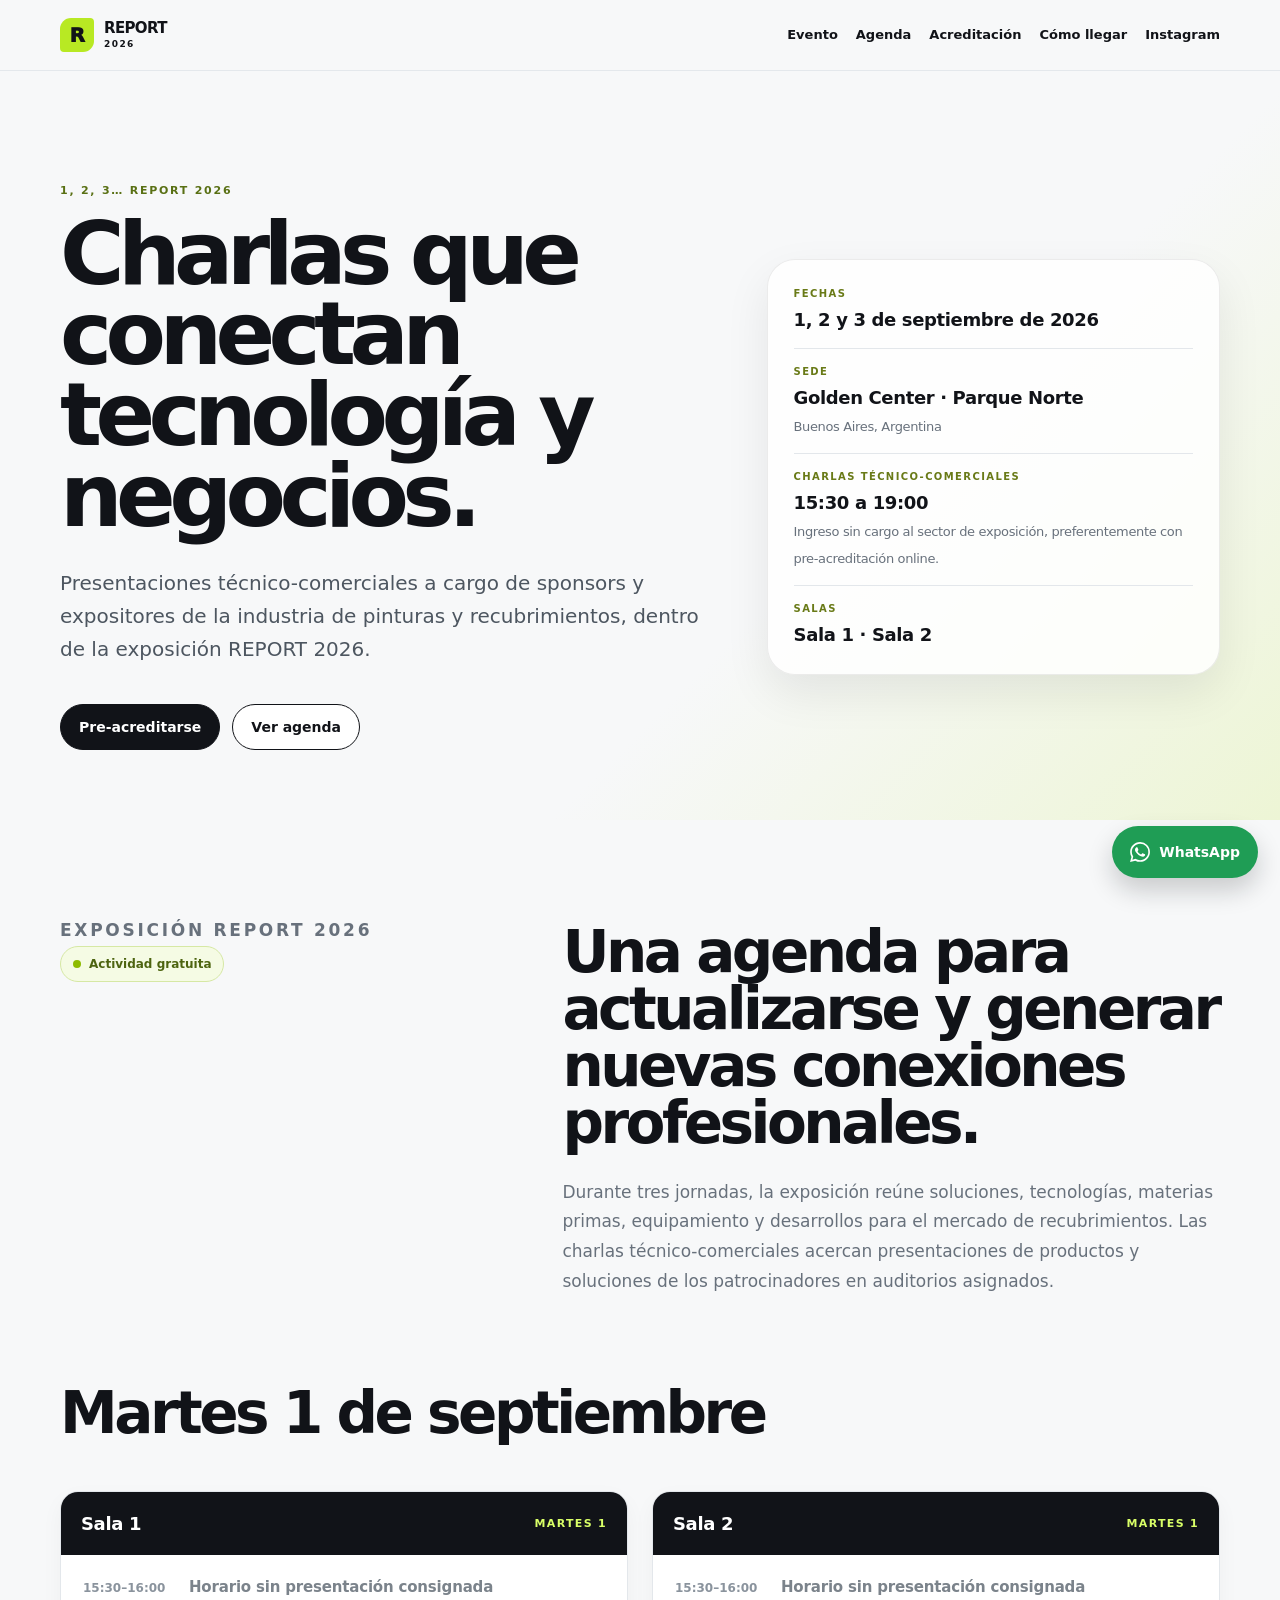
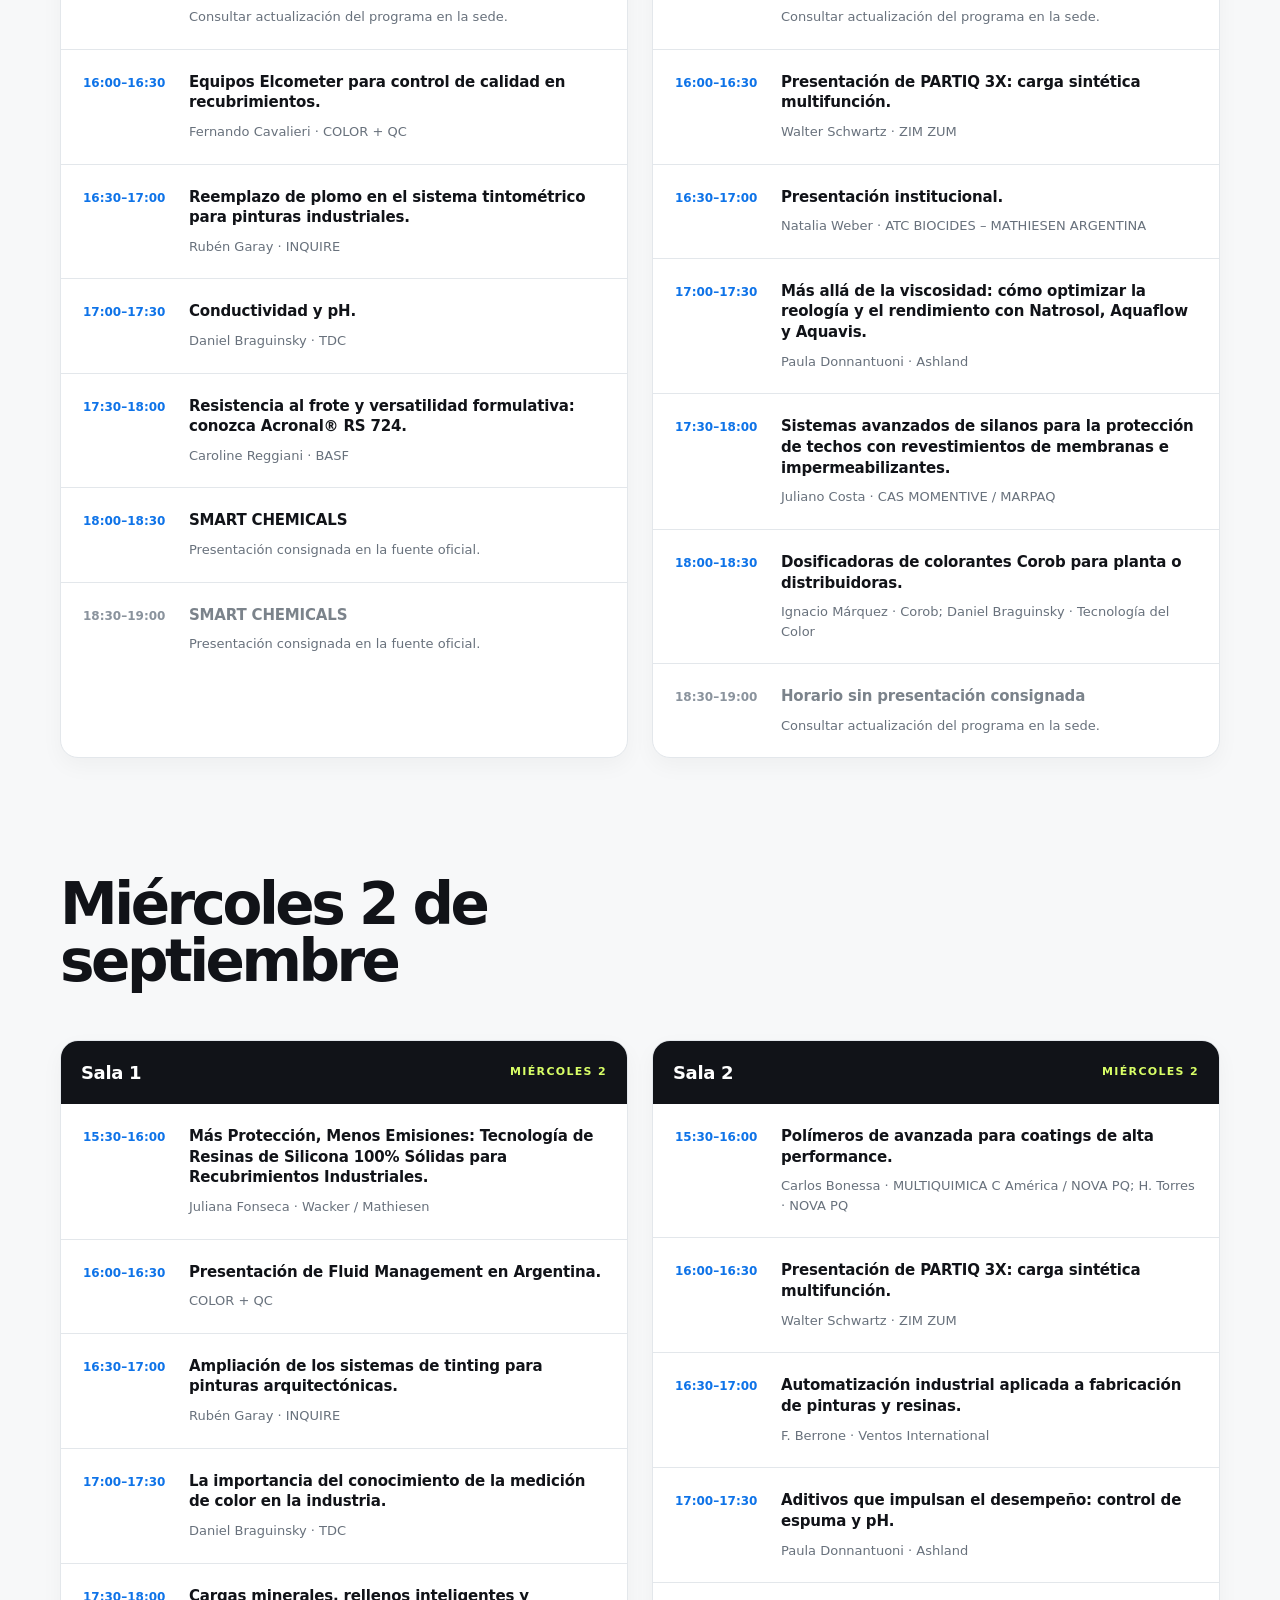
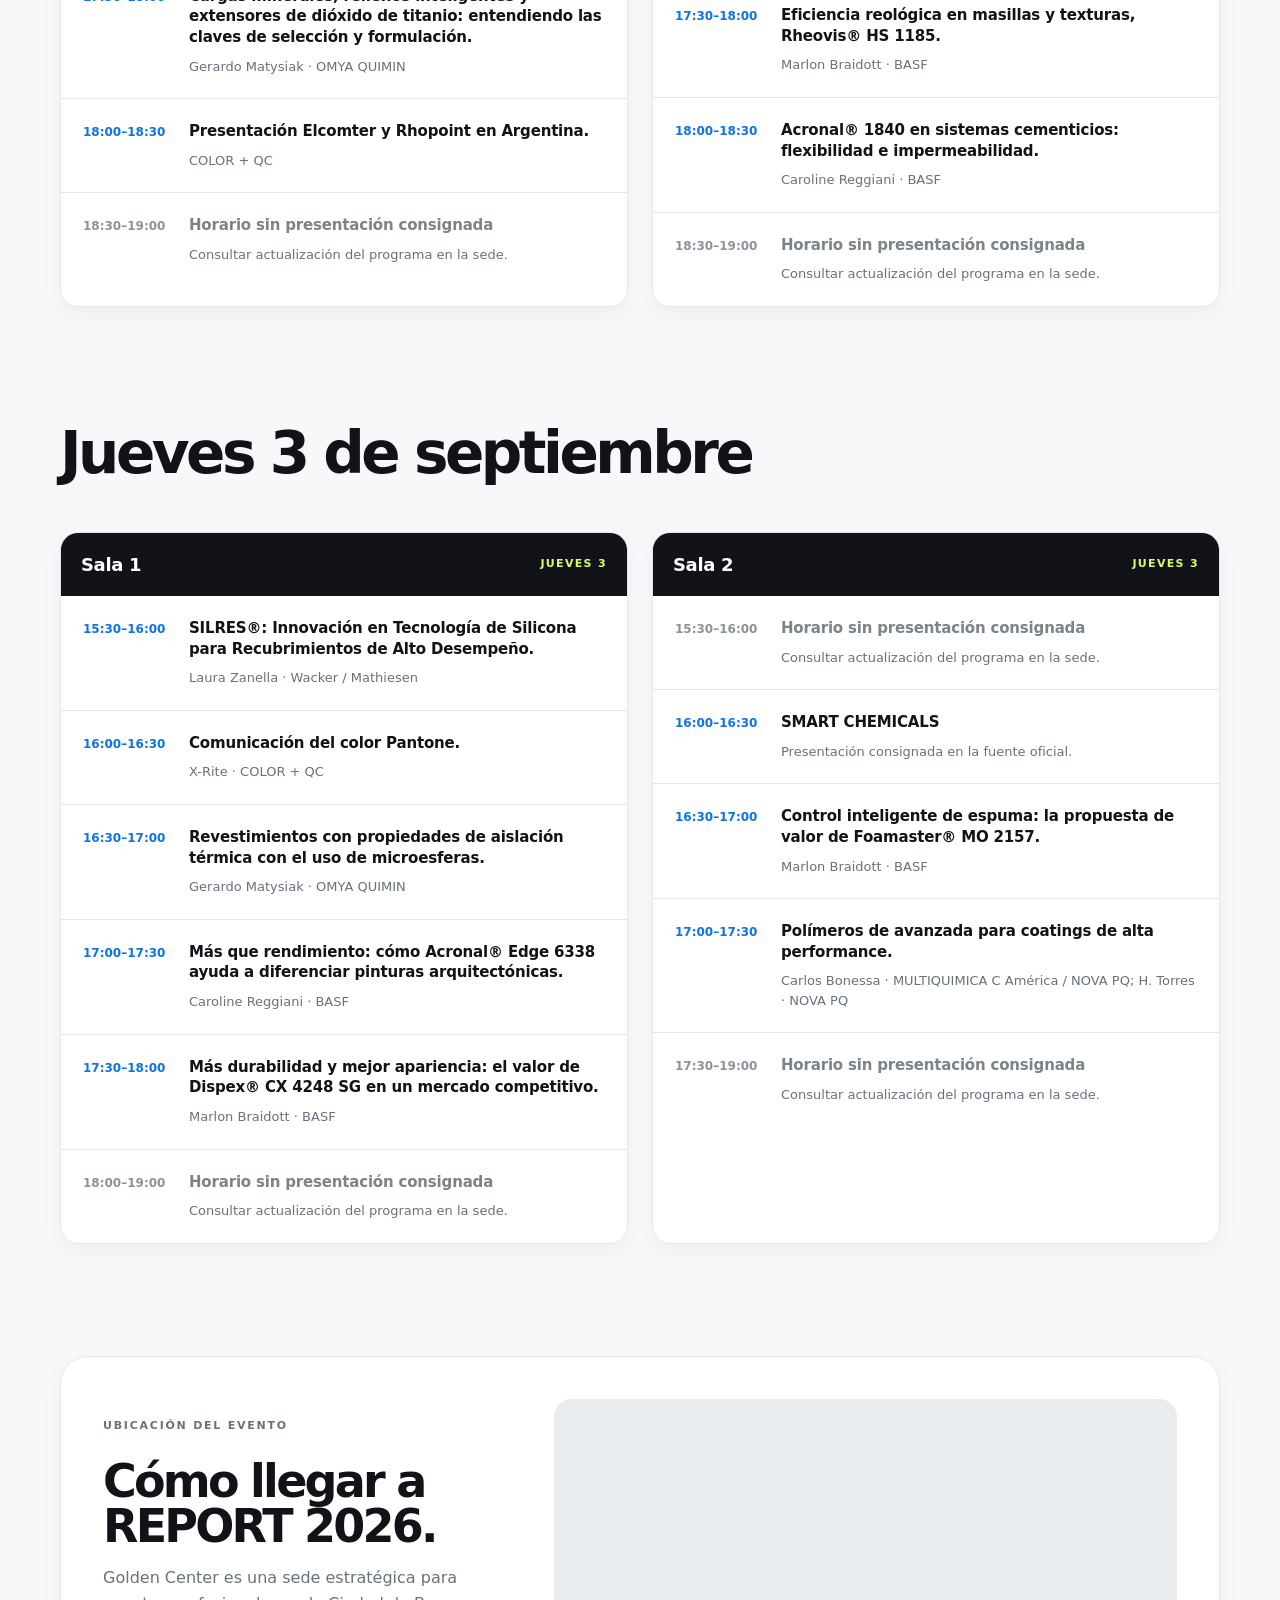
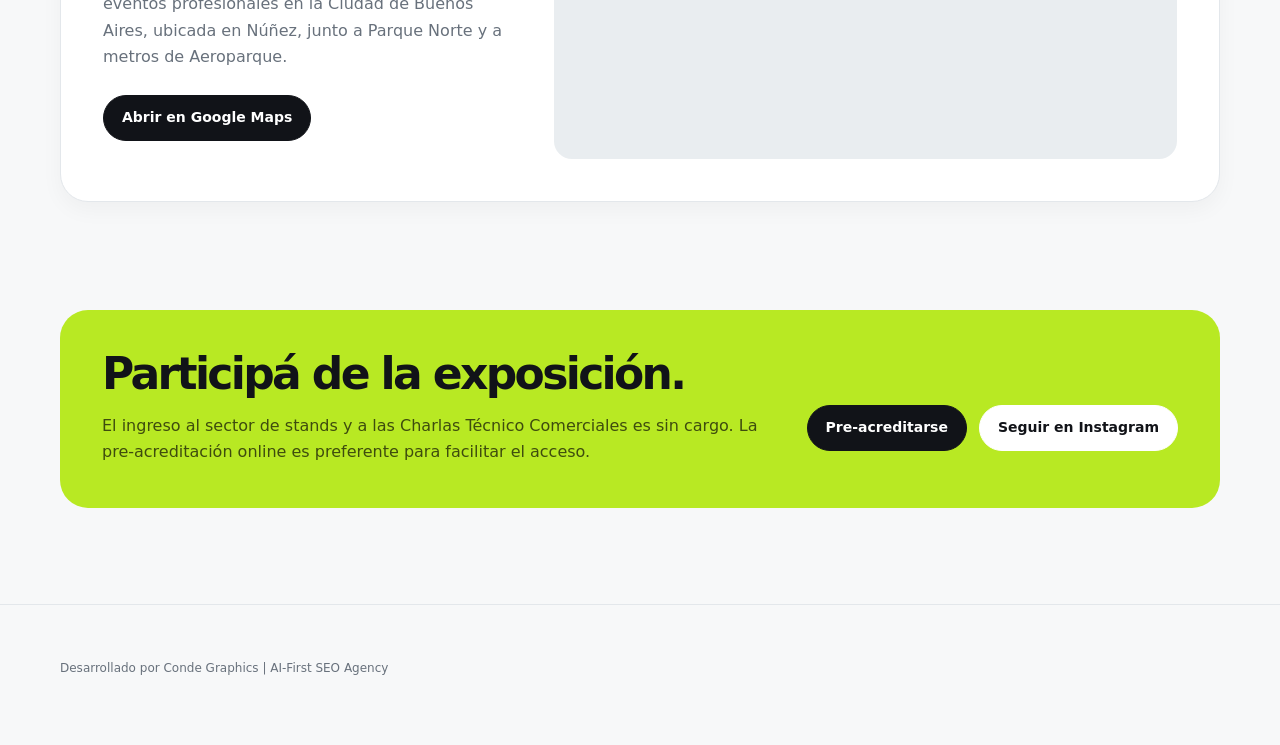
<file: charlas-técnicas/index.html>
<!doctype html>
<html lang="es">
<head>
  <meta charset="utf-8">
  <meta name="viewport" content="width=device-width, initial-scale=1">
  <meta name="theme-color" content="#f6f7f8">
  <meta name="description" content="Agenda de las Charlas Técnico Comerciales de REPORT 2026. Presentaciones gratuitas de sponsors y expositores, del 1 al 3 de septiembre, de 15:30 a 19:00, en Golden Center – Parque Norte.">
  <title>Charlas Técnico Comerciales | REPORT 2026</title>
  <style>
    :root {
      --ink: #111318;
      --muted: #68717c;
      --paper: #f7f8f9;
      --card: #ffffff;
      --line: #e3e7eb;
      --accent: #b8e923;
      --accent-2: #d9ff67;
      --blue: #0e73e8;
      --shadow: 0 18px 45px rgba(17, 19, 24, .08);
      --radius-lg: 28px;
      --radius-md: 18px;
    }

    * { box-sizing: border-box; }
    html { scroll-behavior: smooth; }
    body {
      margin: 0;
      color: var(--ink);
      background: var(--paper);
      font-family: Inter, ui-sans-serif, system-ui, -apple-system, BlinkMacSystemFont, "Segoe UI", sans-serif;
      line-height: 1.5;
    }
    a { color: inherit; }
    .wrap { width: min(1160px, calc(100% - 32px)); margin-inline: auto; }
    .skip-link { position: absolute; left: -999px; top: 8px; }
    .skip-link:focus { left: 16px; z-index: 10; background: var(--ink); color: #fff; padding: 10px 14px; border-radius: 8px; }
    .sr-only { position: absolute; width: 1px; height: 1px; padding: 0; margin: -1px; overflow: hidden; clip: rect(0, 0, 0, 0); white-space: nowrap; border: 0; }

    header {
      position: sticky; top: 0; z-index: 5;
      background: rgba(247, 248, 249, .92);
      backdrop-filter: blur(14px);
      border-bottom: 1px solid rgba(227, 231, 235, .9);
    }
    .nav { position: relative; min-height: 70px; display: flex; align-items: center; justify-content: space-between; gap: 20px; }
    .brand { display: inline-flex; align-items: center; gap: 10px; text-decoration: none; font-weight: 900; letter-spacing: -.04em; }
    .brand-mark { width: 34px; height: 34px; border-radius: 11px 4px 11px 4px; display: grid; place-items: center; background: var(--accent); font-weight: 950; font-size: 20px; }
    .brand-text { font-size: 15px; line-height: .9; }
    .brand-text small { display: block; font-size: 9px; letter-spacing: .16em; margin-top: 4px; }
    .nav-links { display: flex; gap: 18px; align-items: center; font-size: 13px; font-weight: 750; }
    .nav-links a { text-decoration: none; }
    .nav-links a:hover, .nav-links a:focus-visible { text-decoration: underline; text-underline-offset: 4px; }
    .menu-toggle { display: none; width: 46px; height: 46px; align-items: center; justify-content: center; padding: 0; border: 0; border-radius: 50%; background: transparent; color: var(--ink); cursor: pointer; transition: background-color .2s ease, transform .2s ease; }
    .menu-toggle:hover { background: rgba(184, 233, 35, .18); }
    .menu-toggle:focus-visible { outline: 3px solid var(--accent); outline-offset: 3px; }
    .menu-toggle:active { transform: scale(.94); }
    .menu-lines { display: flex; width: 24px; height: 18px; flex-direction: column; justify-content: space-between; }
    .menu-lines span { display: block; width: 100%; height: 2px; border-radius: 999px; background: currentColor; transform-origin: center; transition: transform .25s ease, opacity .2s ease; }
    .menu-toggle[aria-expanded="true"] .menu-lines span:nth-child(1) { transform: translateY(8px) rotate(45deg); }
    .menu-toggle[aria-expanded="true"] .menu-lines span:nth-child(2) { opacity: 0; }
    .menu-toggle[aria-expanded="true"] .menu-lines span:nth-child(3) { transform: translateY(-8px) rotate(-45deg); }

    .hero { padding: clamp(56px, 10vw, 112px) 0 70px; background: linear-gradient(135deg, #f7f8f9 0%, #f7f8f9 64%, #edf5d5 100%); }
    .hero-grid { display: grid; grid-template-columns: 1.18fr .82fr; gap: 54px; align-items: center; }
    .eyebrow, .section-kicker { margin: 0 0 14px; color: #597014; font-size: 11px; font-weight: 900; letter-spacing: .16em; text-transform: uppercase; }
    h1, h2, h3, p { margin-top: 0; }
    h1 { max-width: 720px; margin-bottom: 30px; font-size: clamp(46px, 7vw, 88px); line-height: .92; letter-spacing: -.075em; }
    .hero-copy { max-width: 660px; margin-bottom: 0; color: #4d5660; font-size: clamp(17px, 2vw, 20px); line-height: 1.65; }
    .actions { display: flex; flex-wrap: wrap; gap: 12px; margin-top: 38px; }
    .button { display: inline-flex; justify-content: center; align-items: center; min-height: 46px; padding: 0 18px; border-radius: 999px; border: 1px solid var(--ink); text-decoration: none; font-size: 14px; font-weight: 850; transition: transform .2s ease, box-shadow .2s ease; }
    .button:hover, .button:focus-visible { transform: translateY(-2px); box-shadow: 0 8px 16px rgba(17, 19, 24, .12); }
    .button-primary { background: var(--ink); color: #fff; }
    .button-secondary { background: #fff; }
    .hero-card { background: rgba(255, 255, 255, .82); border: 1px solid rgba(17, 19, 24, .08); border-radius: var(--radius-lg); padding: 26px; box-shadow: var(--shadow); }
    .hero-card dl { margin: 0; }
    .hero-card div { padding: 15px 0; border-bottom: 1px solid var(--line); }
    .hero-card div:first-child { padding-top: 0; }
    .hero-card div:last-child { padding-bottom: 0; border-bottom: 0; }
    dt { color: #697a17; font-size: 10px; font-weight: 900; letter-spacing: .14em; text-transform: uppercase; }
    dd { margin: 5px 0 0; font-size: 18px; font-weight: 820; letter-spacing: -.02em; }
    dd small { color: var(--muted); font-size: 13px; font-weight: 500; }

    main { padding: 96px 0; }
    .intro { display: grid; grid-template-columns: .8fr 1.2fr; gap: 64px; align-items: start; margin-bottom: 88px; }
    .intro > div:last-child { padding-top: 8px; }
    h2 { margin-bottom: 26px; font-size: clamp(32px, 5vw, 58px); line-height: .98; letter-spacing: -.06em; }
    .intro p { margin-bottom: 0; color: var(--muted); font-size: 17px; line-height: 1.75; max-width: 680px; }
    .pill { display: inline-flex; align-items: center; gap: 8px; width: fit-content; padding: 8px 12px; border: 1px solid #d6e8a4; background: #f5fbe4; border-radius: 999px; color: #4d6410; font-size: 12px; font-weight: 850; }
    .pill::before { content: ""; width: 8px; height: 8px; border-radius: 50%; background: #8dbb00; }

    .day { margin-top: 84px; scroll-margin-top: 96px; }
    .day + .day { margin-top: 118px; }
    .day-heading { display: flex; flex-wrap: wrap; align-items: end; justify-content: space-between; gap: 16px; margin-bottom: 50px; }
    .day-heading h2 { max-width: 760px; }
    .day-heading h2 { margin-bottom: 0; }
    .rooms { display: grid; grid-template-columns: repeat(2, minmax(0, 1fr)); gap: 24px; }
    .room { background: var(--card); border: 1px solid var(--line); border-radius: var(--radius-md); overflow: hidden; box-shadow: 0 8px 22px rgba(17, 19, 24, .04); }
    .room-header { display: flex; justify-content: space-between; align-items: center; gap: 10px; padding: 18px 20px; background: var(--ink); color: #fff; }
    .room-header h3 { margin: 0; font-size: 18px; letter-spacing: -.02em; }
    .room-header span { color: var(--accent-2); font-size: 11px; font-weight: 850; letter-spacing: .12em; text-transform: uppercase; }
    .agenda { list-style: none; padding: 0; margin: 0; }
    .slot { display: grid; grid-template-columns: 88px 1fr; gap: 18px; padding: 22px 22px; border-bottom: 1px solid var(--line); }
    .slot:last-child { border-bottom: 0; }
    .time { color: var(--blue); font-size: 12px; font-weight: 900; white-space: nowrap; padding-top: 2px; }
    .session-title { margin: 0 0 9px; font-size: 15px; line-height: 1.38; font-weight: 820; letter-spacing: -.012em; }
    .speaker { margin: 0; color: var(--muted); font-size: 13px; line-height: 1.5; }
    .empty .session-title { color: #7b838b; font-weight: 650; }
    .empty .time { color: #8a939d; }
    .source-note { margin-top: 22px; color: var(--muted); font-size: 12px; }

    .info-band { margin-top: 108px; padding: 42px; border-radius: var(--radius-lg); background: var(--accent); display: grid; grid-template-columns: 1fr auto; gap: 36px; align-items: center; }
    .info-band h2 { margin-bottom: 18px; font-size: clamp(28px, 4vw, 44px); }
    .info-band p { margin-bottom: 0; max-width: 700px; color: #3e4c0e; line-height: 1.65; }
    .info-band .button-primary { background: var(--ink); color: #fff; border-color: var(--ink); }
    .info-band .button-secondary { background: #fff; color: var(--ink); border-color: #fff; }

    .location-section { margin-top: 112px; padding: 42px; border: 1px solid var(--line); border-radius: var(--radius-lg); background: #fff; box-shadow: 0 8px 22px rgba(17, 19, 24, .04); }
    .location-grid { display: grid; grid-template-columns: .8fr 1.2fr; gap: 36px; align-items: center; }
    .location-section h2 { margin-bottom: 16px; font-size: clamp(28px, 4vw, 46px); }
    .location-section p { margin-bottom: 24px; color: var(--muted); line-height: 1.65; }
    .map-frame { min-height: 360px; overflow: hidden; border-radius: var(--radius-md); background: #e9edf0; }
    .map-frame iframe { display: block; width: 100%; height: 360px; border: 0; }
    .whatsapp-float { position: fixed; right: 22px; bottom: 22px; z-index: 20; display: inline-flex; align-items: center; gap: 9px; min-height: 52px; padding: 0 18px; border-radius: 999px; background: #1f9d55; color: #fff; box-shadow: 0 12px 26px rgba(17, 19, 24, .2); text-decoration: none; font-size: 14px; font-weight: 850; }
    .whatsapp-float:hover, .whatsapp-float:focus-visible { transform: translateY(-2px); box-shadow: 0 16px 30px rgba(17, 19, 24, .26); }
    .whatsapp-icon { width: 20px; height: 20px; fill: currentColor; }

    footer { padding: 54px 0 68px; border-top: 1px solid var(--line); color: var(--muted); font-size: 12px; }
    .footer-grid { display: flex; justify-content: flex-start; gap: 20px; flex-wrap: wrap; text-align: left; }
    footer a { font-weight: 400; text-decoration: none; }

    @media (max-width: 780px) {
      .wrap { width: min(100% - 40px, 620px); }
      .nav { min-height: 62px; }
      .menu-toggle { display: inline-flex; }
      .nav-links { display: none; position: absolute; top: calc(100% + 10px); right: 0; left: 0; z-index: 10; flex-direction: column; align-items: stretch; gap: 0; padding: 8px; border: 1px solid var(--line); border-radius: 18px; background: rgba(255, 255, 255, .98); box-shadow: var(--shadow); font-size: 16px; }
      .nav-links.is-open { display: flex; }
      .nav-links a { padding: 15px 14px; border-radius: 12px; }
      .nav-links a:hover, .nav-links a:focus-visible { background: var(--paper); text-decoration: none; }
      .nav-links a:nth-child(1) { display: block; }
      .hero { padding-top: 56px; }
      .hero-grid, .intro, .rooms, .info-band, .location-grid { grid-template-columns: 1fr; }
      .hero-grid { gap: 42px; }
      h1 { margin-bottom: 28px; font-size: clamp(38px, 11.5vw, 52px); line-height: .98; letter-spacing: -.055em; }
      .hero-copy { font-size: 18px; line-height: 1.7; }
      .hero-card { padding: 26px 22px; }
      main { padding: 80px 0; }
      .intro { gap: 44px; margin-bottom: 82px; }
      .intro > div:last-child { padding-top: 0; }
      h2 { margin-bottom: 24px; }
      .intro h2 { font-size: clamp(29px, 8.5vw, 38px); line-height: 1.06; letter-spacing: -.045em; }
      .intro p { font-size: 18px; line-height: 1.75; }
      .day { margin-top: 82px; }
      .day + .day { margin-top: 104px; }
      .day-heading { display: block; margin-bottom: 42px; }
      .day-heading h2 { font-size: clamp(30px, 8vw, 38px); line-height: 1.05; }
      .rooms { gap: 20px; }
      .slot { grid-template-columns: 78px 1fr; padding: 23px 18px; gap: 15px; }
      .time { font-size: 13px; }
      .session-title { font-size: 16px; line-height: 1.45; margin-bottom: 10px; }
      .speaker { font-size: 14px; line-height: 1.55; }
      .room-header { padding: 18px 18px; }
      .info-band { margin-top: 94px; padding: 34px 24px; gap: 30px; }
      .info-band p { font-size: 17px; line-height: 1.65; }
      .location-section { margin-top: 86px; padding: 30px 22px; }
      .map-frame, .map-frame iframe { min-height: 300px; height: 300px; }
      .whatsapp-float { right: 16px; bottom: 16px; min-height: 50px; padding: 0 16px; }
      .actions { gap: 16px; }
      .actions .button { min-height: 52px; font-size: 16px; }
      footer { padding: 48px 0 60px; }
    }
    @media (max-width: 420px) {
      .nav-links a { display: block; }
      .actions .button { width: 100%; }
      .wrap { width: min(100% - 32px, 620px); }
      .nav-links { left: 0; right: 0; }
      .whatsapp-float { right: 14px; bottom: 14px; }
      .slot { grid-template-columns: 1fr; gap: 8px; padding: 20px 16px; }
      .time { font-size: 13px; }
      .session-title { font-size: 16px; }
      .speaker { font-size: 14px; }
    }
  </style>
</head>
<body>
  <a class="skip-link" href="#agenda">Ir a la agenda</a>
  <header>
    <div class="wrap nav">
      <a class="brand" href="#inicio" aria-label="REPORT 2026, inicio">
        <span class="brand-mark" aria-hidden="true">R</span>
        <span class="brand-text">REPORT<small>2026</small></span>
      </a>
      <button class="menu-toggle" type="button" aria-expanded="false" aria-controls="site-menu" aria-label="Abrir menú">
        <span class="sr-only">Menú</span>
        <span class="menu-lines" aria-hidden="true"><span></span><span></span><span></span></span>
      </button>
      <nav class="nav-links" id="site-menu" aria-label="Navegación principal">
        <a href="#evento">Evento</a>
        <a href="#agenda">Agenda</a>
        <a href="#acreditacion">Acreditación</a>
        <a href="#ubicacion">Cómo llegar</a>
        <a href="https://www.instagram.com/exporeport2026/" target="_blank" rel="noopener">Instagram</a>
      </nav>
    </div>
  </header>

  <section class="hero" id="inicio">
    <div class="wrap hero-grid">
      <div>
        <p class="eyebrow">1, 2, 3… REPORT 2026</p>
        <h1>Charlas que conectan tecnología y negocios.</h1>
        <p class="hero-copy">Presentaciones técnico-comerciales a cargo de sponsors y expositores de la industria de pinturas y recubrimientos, dentro de la exposición REPORT 2026.</p>
        <div class="actions">
          <a class="button button-primary" href="https://intercongress.ar/Inscripciones_Web/2026/report/" target="_blank" rel="noopener">Pre-acreditarse</a>
          <a class="button button-secondary" href="#agenda">Ver agenda</a>
        </div>
      </div>
      <aside class="hero-card" aria-label="Información principal del evento">
        <dl>
          <div><dt>Fechas</dt><dd>1, 2 y 3 de septiembre de 2026</dd></div>
          <div><dt>Sede</dt><dd>Golden Center · Parque Norte<br><small>Buenos Aires, Argentina</small></dd></div>
          <div><dt>Charlas técnico-comerciales</dt><dd>15:30 a 19:00<br><small>Ingreso sin cargo al sector de exposición, preferentemente con pre-acreditación online.</small></dd></div>
          <div><dt>Salas</dt><dd>Sala 1 · Sala 2</dd></div>
        </dl>
      </aside>
    </div>
  </section>

  <main>
    <div class="wrap">
      <section class="intro" id="evento">
        <div>
          <p class="section-kicker">Exposición REPORT 2026</p>
          <span class="pill">Actividad gratuita</span>
        </div>
        <div>
          <h2>Una agenda para actualizarse y generar nuevas conexiones profesionales.</h2>
          <p>Durante tres jornadas, la exposición reúne soluciones, tecnologías, materias primas, equipamiento y desarrollos para el mercado de recubrimientos. Las charlas técnico-comerciales acercan presentaciones de productos y soluciones de los patrocinadores en auditorios asignados.</p>
        </div>
      </section>

      <section id="agenda" aria-labelledby="agenda-title">


        <article class="day" id="martes-1">
          <div class="day-heading"><h2>Martes 1 de septiembre</h2></div>
          <div class="rooms">
            <section class="room" aria-labelledby="martes-sala-1"><div class="room-header"><h3 id="martes-sala-1">Sala 1</h3><span>Martes 1</span></div><ol class="agenda">
              <li class="slot empty"><time class="time">15:30–16:00</time><div><p class="session-title">Horario sin presentación consignada</p><p class="speaker">Consultar actualización del programa en la sede.</p></div></li>
              <li class="slot"><time class="time">16:00–16:30</time><div><p class="session-title">Equipos Elcometer para control de calidad en recubrimientos.</p><p class="speaker">Fernando Cavalieri · COLOR + QC</p></div></li>
              <li class="slot"><time class="time">16:30–17:00</time><div><p class="session-title">Reemplazo de plomo en el sistema tintométrico para pinturas industriales.</p><p class="speaker">Rubén Garay · INQUIRE</p></div></li>
              <li class="slot"><time class="time">17:00–17:30</time><div><p class="session-title">Conductividad y pH.</p><p class="speaker">Daniel Braguinsky · TDC</p></div></li>
              <li class="slot"><time class="time">17:30–18:00</time><div><p class="session-title">Resistencia al frote y versatilidad formulativa: conozca Acronal® RS 724.</p><p class="speaker">Caroline Reggiani · BASF</p></div></li>
              <li class="slot"><time class="time">18:00–18:30</time><div><p class="session-title">SMART CHEMICALS</p><p class="speaker">Presentación consignada en la fuente oficial.</p></div></li>
              <li class="slot empty"><time class="time">18:30–19:00</time><div><p class="session-title">SMART CHEMICALS</p><p class="speaker">Presentación consignada en la fuente oficial.</p></div></li>
            </ol></section>
            <section class="room" aria-labelledby="martes-sala-2"><div class="room-header"><h3 id="martes-sala-2">Sala 2</h3><span>Martes 1</span></div><ol class="agenda">
              <li class="slot empty"><time class="time">15:30–16:00</time><div><p class="session-title">Horario sin presentación consignada</p><p class="speaker">Consultar actualización del programa en la sede.</p></div></li>
              <li class="slot"><time class="time">16:00–16:30</time><div><p class="session-title">Presentación de PARTIQ 3X: carga sintética multifunción.</p><p class="speaker">Walter Schwartz · ZIM ZUM</p></div></li>
              <li class="slot"><time class="time">16:30–17:00</time><div><p class="session-title">Presentación institucional.</p><p class="speaker">Natalia Weber · ATC BIOCIDES – MATHIESEN ARGENTINA</p></div></li>
              <li class="slot"><time class="time">17:00–17:30</time><div><p class="session-title">Más allá de la viscosidad: cómo optimizar la reología y el rendimiento con Natrosol, Aquaflow y Aquavis.</p><p class="speaker">Paula Donnantuoni · Ashland</p></div></li>
              <li class="slot"><time class="time">17:30–18:00</time><div><p class="session-title">Sistemas avanzados de silanos para la protección de techos con revestimientos de membranas e impermeabilizantes.</p><p class="speaker">Juliano Costa · CAS MOMENTIVE / MARPAQ</p></div></li>
              <li class="slot"><time class="time">18:00–18:30</time><div><p class="session-title">Dosificadoras de colorantes Corob para planta o distribuidoras.</p><p class="speaker">Ignacio Márquez · Corob; Daniel Braguinsky · Tecnología del Color</p></div></li>
              <li class="slot empty"><time class="time">18:30–19:00</time><div><p class="session-title">Horario sin presentación consignada</p><p class="speaker">Consultar actualización del programa en la sede.</p></div></li>
            </ol></section>
          </div>
        </article>

        <article class="day" id="miercoles-2">
          <div class="day-heading"><h2>Miércoles 2 de septiembre</h2></div>
          <div class="rooms">
            <section class="room" aria-labelledby="miercoles-sala-1"><div class="room-header"><h3 id="miercoles-sala-1">Sala 1</h3><span>Miércoles 2</span></div><ol class="agenda">
              <li class="slot"><time class="time">15:30–16:00</time><div><p class="session-title">Más Protección, Menos Emisiones: Tecnología de Resinas de Silicona 100% Sólidas para Recubrimientos Industriales.</p><p class="speaker">Juliana Fonseca · Wacker / Mathiesen</p></div></li>
              <li class="slot"><time class="time">16:00–16:30</time><div><p class="session-title">Presentación de Fluid Management en Argentina.</p><p class="speaker">COLOR + QC</p></div></li>
              <li class="slot"><time class="time">16:30–17:00</time><div><p class="session-title">Ampliación de los sistemas de tinting para pinturas arquitectónicas.</p><p class="speaker">Rubén Garay · INQUIRE</p></div></li>
              <li class="slot"><time class="time">17:00–17:30</time><div><p class="session-title">La importancia del conocimiento de la medición de color en la industria.</p><p class="speaker">Daniel Braguinsky · TDC</p></div></li>
              <li class="slot"><time class="time">17:30–18:00</time><div><p class="session-title">Cargas minerales, rellenos inteligentes y extensores de dióxido de titanio: entendiendo las claves de selección y formulación.</p><p class="speaker">Gerardo Matysiak · OMYA QUIMIN</p></div></li>
              <li class="slot"><time class="time">18:00–18:30</time><div><p class="session-title">Presentación Elcomter y Rhopoint en Argentina.</p><p class="speaker">COLOR + QC</p></div></li>
              <li class="slot empty"><time class="time">18:30–19:00</time><div><p class="session-title">Horario sin presentación consignada</p><p class="speaker">Consultar actualización del programa en la sede.</p></div></li>
            </ol></section>
            <section class="room" aria-labelledby="miercoles-sala-2"><div class="room-header"><h3 id="miercoles-sala-2">Sala 2</h3><span>Miércoles 2</span></div><ol class="agenda">
              <li class="slot"><time class="time">15:30–16:00</time><div><p class="session-title">Polímeros de avanzada para coatings de alta performance.</p><p class="speaker">Carlos Bonessa · MULTIQUIMICA C América / NOVA PQ; H. Torres · NOVA PQ</p></div></li>
              <li class="slot"><time class="time">16:00–16:30</time><div><p class="session-title">Presentación de PARTIQ 3X: carga sintética multifunción.</p><p class="speaker">Walter Schwartz · ZIM ZUM</p></div></li>
              <li class="slot"><time class="time">16:30–17:00</time><div><p class="session-title">Automatización industrial aplicada a fabricación de pinturas y resinas.</p><p class="speaker">F. Berrone · Ventos International</p></div></li>
              <li class="slot"><time class="time">17:00–17:30</time><div><p class="session-title">Aditivos que impulsan el desempeño: control de espuma y pH.</p><p class="speaker">Paula Donnantuoni · Ashland</p></div></li>
              <li class="slot"><time class="time">17:30–18:00</time><div><p class="session-title">Eficiencia reológica en masillas y texturas, Rheovis® HS 1185.</p><p class="speaker">Marlon Braidott · BASF</p></div></li>
              <li class="slot"><time class="time">18:00–18:30</time><div><p class="session-title">Acronal® 1840 en sistemas cementicios: flexibilidad e impermeabilidad.</p><p class="speaker">Caroline Reggiani · BASF</p></div></li>
              <li class="slot empty"><time class="time">18:30–19:00</time><div><p class="session-title">Horario sin presentación consignada</p><p class="speaker">Consultar actualización del programa en la sede.</p></div></li>
            </ol></section>
          </div>
        </article>

        <article class="day" id="jueves-3">
          <div class="day-heading"><h2>Jueves 3 de septiembre</h2></div>
          <div class="rooms">
            <section class="room" aria-labelledby="jueves-sala-1"><div class="room-header"><h3 id="jueves-sala-1">Sala 1</h3><span>Jueves 3</span></div><ol class="agenda">
              <li class="slot"><time class="time">15:30–16:00</time><div><p class="session-title">SILRES®: Innovación en Tecnología de Silicona para Recubrimientos de Alto Desempeño.</p><p class="speaker">Laura Zanella · Wacker / Mathiesen</p></div></li>
              <li class="slot"><time class="time">16:00–16:30</time><div><p class="session-title">Comunicación del color Pantone.</p><p class="speaker">X-Rite · COLOR + QC</p></div></li>
              <li class="slot"><time class="time">16:30–17:00</time><div><p class="session-title">Revestimientos con propiedades de aislación térmica con el uso de microesferas.</p><p class="speaker">Gerardo Matysiak · OMYA QUIMIN</p></div></li>
              <li class="slot"><time class="time">17:00–17:30</time><div><p class="session-title">Más que rendimiento: cómo Acronal® Edge 6338 ayuda a diferenciar pinturas arquitectónicas.</p><p class="speaker">Caroline Reggiani · BASF</p></div></li>
              <li class="slot"><time class="time">17:30–18:00</time><div><p class="session-title">Más durabilidad y mejor apariencia: el valor de Dispex® CX 4248 SG en un mercado competitivo.</p><p class="speaker">Marlon Braidott · BASF</p></div></li>
              <li class="slot empty"><time class="time">18:00–19:00</time><div><p class="session-title">Horario sin presentación consignada</p><p class="speaker">Consultar actualización del programa en la sede.</p></div></li>
            </ol></section>
            <section class="room" aria-labelledby="jueves-sala-2"><div class="room-header"><h3 id="jueves-sala-2">Sala 2</h3><span>Jueves 3</span></div><ol class="agenda">
              <li class="slot empty"><time class="time">15:30–16:00</time><div><p class="session-title">Horario sin presentación consignada</p><p class="speaker">Consultar actualización del programa en la sede.</p></div></li>
              <li class="slot"><time class="time">16:00–16:30</time><div><p class="session-title">SMART CHEMICALS</p><p class="speaker">Presentación consignada en la fuente oficial.</p></div></li>
              <li class="slot"><time class="time">16:30–17:00</time><div><p class="session-title">Control inteligente de espuma: la propuesta de valor de Foamaster® MO 2157.</p><p class="speaker">Marlon Braidott · BASF</p></div></li>
              <li class="slot"><time class="time">17:00–17:30</time><div><p class="session-title">Polímeros de avanzada para coatings de alta performance.</p><p class="speaker">Carlos Bonessa · MULTIQUIMICA C América / NOVA PQ; H. Torres · NOVA PQ</p></div></li>
              <li class="slot empty"><time class="time">17:30–19:00</time><div><p class="session-title">Horario sin presentación consignada</p><p class="speaker">Consultar actualización del programa en la sede.</p></div></li>
            </ol></section>
          </div>
        </article>
      </section>

      <section class="location-section" id="ubicacion" aria-labelledby="ubicacion-title">
        <div class="location-grid">
          <div>
            <p class="section-kicker">Ubicación del evento</p>
            <h2 id="ubicacion-title">Cómo llegar a REPORT 2026.</h2>
            <p>Golden Center es una sede estratégica para eventos profesionales en la Ciudad de Buenos Aires, ubicada en Núñez, junto a Parque Norte y a metros de Aeroparque.</p>
            <a class="button button-primary" href="https://www.google.com/maps/search/?api=1&query=Goldencenter+Eventos" target="_blank" rel="noopener">Abrir en Google Maps</a>
          </div>
          <div class="map-frame">
            <iframe src="https://www.google.com/maps/embed?pb=!1m18!1m12!1m3!1d3286.1956698586696!2d-58.438365523532994!3d-34.54860085459074!2m3!1f0!2f0!3f0!3m2!1i1024!2i768!4f13.1!3m3!1m2!1s0x95bcb43b95c1eb93%3A0xad90f72012d90499!2sGoldencenter%20Eventos!5e0!3m2!1ses-419!2sar!4v1787316994694!5m2!1ses-419!2sar" title="Mapa de ubicación de Goldencenter Eventos" loading="lazy" referrerpolicy="strict-origin-when-cross-origin" allowfullscreen></iframe>
          </div>
        </div>
      </section>

      <section class="info-band" id="acreditacion" aria-labelledby="acreditacion-title">
        <div><h2 id="acreditacion-title">Participá de la exposición.</h2><p>El ingreso al sector de stands y a las Charlas Técnico Comerciales es sin cargo. La pre-acreditación online es preferente para facilitar el acceso.</p></div>
        <div class="actions"><a class="button button-primary" href="https://intercongress.ar/Inscripciones_Web/2026/report/" target="_blank" rel="noopener">Pre-acreditarse</a><a class="button button-secondary" href="https://www.instagram.com/exporeport2026/" target="_blank" rel="noopener">Seguir en Instagram</a></div>
      </section>
    </div>
  </main>

  <footer>
    <div class="wrap">
      <div class="footer-grid"><span>Desarrollado por <a href="https://www.condegraphics.com/" target="_blank" rel="noopener">Conde Graphics | AI-First SEO Agency</a></span></div>
    </div>
  </footer>

  <a class="whatsapp-float" href="https://wa.me/5491159286490?text=Hola%20REPORT%202026%2C%20quiero%20recibir%20informaci%C3%B3n%20sobre%20las%20Charlas%20T%C3%A9cnico%20Comerciales." target="_blank" rel="noopener" aria-label="Contactar a REPORT 2026 por WhatsApp">
    <svg class="whatsapp-icon" viewBox="0 0 24 24" aria-hidden="true"><path d="M20.52 3.48A11.86 11.86 0 0 0 12.05 0C5.5 0 .17 5.33.17 11.89c0 2.1.55 4.15 1.6 5.96L.07 24l6.3-1.65a11.86 11.86 0 0 0 5.68 1.45h.01c6.55 0 11.88-5.33 11.88-11.89 0-3.18-1.24-6.16-3.42-8.43ZM12.06 21.8h-.01a9.88 9.88 0 0 1-5.03-1.38l-.36-.21-3.74.98 1-3.65-.23-.37a9.85 9.85 0 0 1-1.51-5.28C2.18 6.44 6.61 2 12.06 2a9.84 9.84 0 0 1 7.01 2.91 9.84 9.84 0 0 1 2.9 7c0 5.46-4.44 9.89-9.91 9.89Zm5.43-7.4c-.3-.15-1.77-.87-2.05-.97-.27-.1-.47-.15-.67.15-.2.3-.77.97-.95 1.17-.17.2-.35.22-.65.07-.3-.15-1.25-.46-2.38-1.47-.88-.78-1.47-1.75-1.64-2.05-.17-.3-.02-.46.13-.61.13-.13.3-.35.45-.52.15-.17.2-.3.3-.5.1-.2.05-.37-.02-.52-.07-.15-.67-1.62-.92-2.22-.24-.58-.49-.5-.67-.51h-.57c-.2 0-.52.07-.8.37-.27.3-1.04 1.02-1.04 2.48s1.07 2.88 1.22 3.08c.15.2 2.1 3.21 5.08 4.5.71.3 1.26.49 1.69.63.71.23 1.36.2 1.87.12.57-.09 1.77-.72 2.02-1.42.25-.7.25-1.3.17-1.42-.07-.12-.27-.2-.57-.35Z"/></svg>
    <span>WhatsApp</span>
  </a>

  <script>
    const menuToggle = document.querySelector('.menu-toggle');
    const siteMenu = document.querySelector('#site-menu');
    if (menuToggle && siteMenu) {
      menuToggle.addEventListener('click', () => {
        const isOpen = menuToggle.getAttribute('aria-expanded') === 'true';
        menuToggle.setAttribute('aria-expanded', String(!isOpen));
        menuToggle.setAttribute('aria-label', isOpen ? 'Abrir menú' : 'Cerrar menú');
        siteMenu.classList.toggle('is-open', !isOpen);
      });
      siteMenu.querySelectorAll('a').forEach((link) => {
        link.addEventListener('click', () => {
          menuToggle.setAttribute('aria-expanded', 'false');
          menuToggle.setAttribute('aria-label', 'Abrir menú');
          siteMenu.classList.remove('is-open');
        });
      });
    }
  </script>
</body>
</html>
</file>
<file: styles.css>
:root {
  --ink: #13151a;
  --muted: #66707a;
  --line: #dce2e7;
  --surface: #f5f7f8;
  --white: #fff;
  --accent: #e18b22;
  --accent-dark: #b96812;
  --accent-soft: #fff3e4;
  --dark: #181d24;
  --dark-2: #222a34;
  --whatsapp: #168a56;
  --radius-lg: 24px;
  --radius-md: 16px;
  --shadow: 0 18px 44px rgba(19, 21, 26, .08);
  --max: 1180px;
}

* { box-sizing: border-box; }
html { scroll-behavior: smooth; scroll-padding-top: 88px; }
body { margin: 0; color: var(--ink); background: var(--white); font-family: Inter, ui-sans-serif, system-ui, -apple-system, BlinkMacSystemFont, "Segoe UI", sans-serif; line-height: 1.55; }
a { color: inherit; }
.container { width: min(calc(100% - 40px), var(--max)); margin-inline: auto; }

.site-header { position: sticky; top: 0; z-index: 10; background: rgba(255,255,255,.94); border-bottom: 1px solid rgba(220,226,231,.85); backdrop-filter: blur(16px); }
.header-inner, .footer-inner { display: flex; align-items: center; justify-content: space-between; gap: 24px; min-height: 76px; }
.brand { display: inline-flex; align-items: center; text-decoration: none; }
.brand-logo { display: block; width: 214px; height: 54px; object-fit: contain; object-position: left center; }
.brand-mark { display: none; }
.main-nav { display: flex; gap: 22px; color: var(--muted); font-size: .92rem; font-weight: 650; }
.main-nav a { text-decoration: none; }
.main-nav a:hover, .main-nav a:focus-visible { color: var(--accent-dark); }
.menu-toggle { display: none; width: 46px; height: 46px; align-items: center; justify-content: center; padding: 0; border: 0; border-radius: 50%; background: transparent; color: var(--ink); cursor: pointer; transition: background-color .2s ease, transform .2s ease; }
.menu-toggle:hover { background: rgba(225, 139, 34, .14); }
.menu-toggle:focus-visible { outline: 3px solid var(--accent); outline-offset: 3px; }
.menu-toggle:active { transform: scale(.94); }
.menu-lines { display: flex; width: 24px; height: 18px; flex-direction: column; justify-content: space-between; }
.menu-lines span { display: block; width: 100%; height: 2px; border-radius: 999px; background: currentColor; transform-origin: center; transition: transform .25s ease, opacity .2s ease; }
.menu-toggle[aria-expanded="true"] .menu-lines span:nth-child(1) { transform: translateY(8px) rotate(45deg); }
.menu-toggle[aria-expanded="true"] .menu-lines span:nth-child(2) { opacity: 0; }
.menu-toggle[aria-expanded="true"] .menu-lines span:nth-child(3) { transform: translateY(-8px) rotate(-45deg); }
.sr-only { position: absolute; width: 1px; height: 1px; padding: 0; margin: -1px; overflow: hidden; clip: rect(0, 0, 0, 0); white-space: nowrap; border: 0; }

.hero { padding: 92px 0 88px; background: radial-gradient(circle at 84% 12%, rgba(225,139,34,.14), transparent 33%), linear-gradient(180deg, #fff 0%, #fffaf4 100%); }
.hero-grid { display: grid; grid-template-columns: 1.18fr .82fr; align-items: center; gap: 68px; }
.eyebrow { margin: 0 0 14px; color: var(--accent-dark); font-size: .76rem; font-weight: 800; letter-spacing: .16em; text-transform: uppercase; }
h1, h2, h3, h4, p { margin-top: 0; }
h1 { max-width: 780px; margin-bottom: 22px; font-size: clamp(2.7rem, 6vw, 5.8rem); line-height: .98; letter-spacing: -.065em; }
h2 { margin-bottom: 14px; font-size: clamp(2rem, 4vw, 3.5rem); line-height: 1.03; letter-spacing: -.05em; }
h3 { font-size: 1.3rem; line-height: 1.18; letter-spacing: -.025em; }
h4 { margin: 0; font-size: 1.1rem; }
.hero-lead { max-width: 680px; margin-bottom: 30px; color: #4d5862; font-size: 1.16rem; }
.hero-actions { display: flex; flex-wrap: wrap; gap: 12px; }
.button { display: inline-flex; align-items: center; justify-content: center; gap: 8px; min-height: 48px; padding: 12px 18px; border: 1px solid transparent; border-radius: 999px; font-size: .93rem; font-weight: 800; text-decoration: none; transition: transform .2s ease, box-shadow .2s ease, background .2s ease; }
.button:hover, .button:focus-visible { transform: translateY(-2px); box-shadow: 0 10px 22px rgba(19,21,26,.13); }
.button-primary { color: #fff; background: var(--dark); }
.button-secondary { color: var(--dark); background: #fff; border-color: var(--line); }
.button-whatsapp { color: #fff; background: var(--whatsapp); white-space: nowrap; }
.button-whatsapp span { opacity: .82; font-weight: 600; }
.hero-card { padding: 28px; border: 1px solid rgba(225,139,34,.25); border-radius: var(--radius-lg); background: rgba(255,255,255,.84); box-shadow: var(--shadow); }
.fact { padding: 18px 0; border-bottom: 1px solid var(--line); }
.fact:first-child { padding-top: 0; }
.fact:last-child { padding-bottom: 0; border-bottom: 0; }
.fact-label { display: block; margin-bottom: 5px; color: var(--accent-dark); font-size: .72rem; font-weight: 850; letter-spacing: .12em; text-transform: uppercase; }
.fact strong, .fact span:not(.fact-label) { display: block; }
.fact strong { font-size: 1.08rem; }
.fact span:not(.fact-label) { color: var(--muted); font-size: .9rem; }

.section { padding: 96px 0; }
.section-soft { background: var(--surface); }
.section-dark { color: #fff; background: linear-gradient(140deg, var(--dark), var(--dark-2)); }
.section-heading { max-width: 770px; margin-bottom: 44px; }
.section-heading > p:last-child { max-width: 720px; color: var(--muted); font-size: 1.05rem; }
.section-heading-light > p:last-child { color: #bdc6ce; }
.feature-grid { display: grid; grid-template-columns: repeat(3, 1fr); gap: 18px; }
.feature-card { padding: 28px; border: 1px solid var(--line); border-radius: var(--radius-md); background: #fff; box-shadow: 0 12px 28px rgba(19,21,26,.04); }
.feature-number { display: block; margin-bottom: 42px; color: var(--accent); font-size: .8rem; font-weight: 850; letter-spacing: .12em; }
.feature-card p { margin-bottom: 0; color: var(--muted); }

.schedule-day { margin: 0 0 100px; }
.schedule-day:last-child { margin-bottom: 0; }
.day-header { display: flex; align-items: end; justify-content: space-between; gap: 24px; padding-bottom: 16px; border-bottom: 2px solid var(--ink); }
.day-header h3 { margin: 0; font-size: clamp(1.6rem, 3vw, 2.25rem); }
.day-kicker { display: block; margin-bottom: 7px; color: var(--accent-dark); font-size: .75rem; font-weight: 850; letter-spacing: .13em; text-transform: uppercase; }
.day-tag, .room-title span { color: var(--muted); font-size: .78rem; font-weight: 800; letter-spacing: .08em; text-transform: uppercase; }
.room-grid { display: grid; grid-template-columns: repeat(2, minmax(0, 1fr)); gap: 18px; margin-top: 18px; }
.room-card { min-width: 0; padding: 24px; border: 1px solid var(--line); border-radius: var(--radius-md); background: #fff; }
.room-title { display: flex; align-items: baseline; justify-content: space-between; gap: 12px; padding-bottom: 18px; border-bottom: 1px solid var(--line); }
.timeline { display: grid; gap: 0; margin: 0; padding: 0; list-style: none; }
.timeline li { display: grid; grid-template-columns: 106px 1fr; gap: 14px; padding: 17px 0; border-bottom: 1px solid var(--line); }
.timeline li:last-child { border-bottom: 0; padding-bottom: 4px; }
.timeline time { color: var(--accent-dark); font-size: .84rem; font-weight: 850; letter-spacing: -.01em; }
.timeline strong, .timeline span { display: block; }
.timeline strong { font-size: .98rem; line-height: 1.3; }
.timeline span { margin-top: 5px; color: var(--muted); font-size: .87rem; line-height: 1.4; }
.timeline .break { padding-left: 10px; padding-right: 10px; background: var(--accent-soft); border-radius: 10px; }
.muted-note { margin: 17px 0 0; padding-top: 15px; border-top: 1px dashed var(--line); color: var(--muted); font-size: .82rem; }

.pricing-grid { display: grid; grid-template-columns: repeat(4, 1fr); gap: 14px; }
.pricing-card { padding: 22px; border: 1px solid rgba(255,255,255,.12); border-radius: var(--radius-md); background: rgba(255,255,255,.06); }
.pricing-card h3 { min-height: 52px; margin-bottom: 22px; font-size: 1.05rem; }
.price-row { display: flex; justify-content: space-between; gap: 12px; padding: 13px 0; border-top: 1px solid rgba(255,255,255,.14); color: #c6ced6; font-size: .82rem; }
.price-row strong { color: #fff; white-space: nowrap; }
.pricing-footnotes { margin-top: 18px; color: #bdc6ce; font-size: .86rem; }
.pricing-footnotes p:last-child { margin-bottom: 0; }
.discounts { margin-top: 48px; padding-top: 30px; border-top: 1px solid rgba(255,255,255,.14); }
.discounts h3 { margin-bottom: 20px; }
.discount-grid { display: grid; grid-template-columns: repeat(5, 1fr); gap: 12px; }
.discount-grid > div { padding: 18px; border: 1px solid rgba(255,255,255,.12); border-radius: 12px; background: rgba(255,255,255,.05); }
.discount-grid strong, .discount-grid span { display: block; }
.discount-grid strong { margin-bottom: 8px; color: #ffc477; font-size: 1.75rem; line-height: 1; }
.discount-grid span { color: #bdc6ce; font-size: .82rem; line-height: 1.35; }
.discount-warning { margin: 18px 0 0; color: #fff; font-weight: 800; }

.contact-grid { display: grid; grid-template-columns: .8fr 1.2fr; gap: 60px; align-items: start; }
.contact-list { display: grid; gap: 14px; }
.contact-card { display: flex; align-items: center; justify-content: space-between; gap: 20px; padding: 22px; border: 1px solid var(--line); border-radius: var(--radius-md); background: #fff; box-shadow: 0 12px 28px rgba(19,21,26,.04); }
.contact-card h3 { margin-bottom: 4px; }
.contact-card p { margin-bottom: 5px; color: var(--muted); font-size: .86rem; }
.contact-card a:not(.button) { color: var(--accent-dark); font-size: .88rem; font-weight: 700; text-decoration: none; }

.location-section { padding: 72px 0; }
.location-grid { display: grid; grid-template-columns: .8fr 1.2fr; gap: 36px; align-items: center; }
.location-section h2 { margin-bottom: 16px; }
.location-section p { max-width: 560px; margin-bottom: 24px; color: var(--muted); }
.map-frame { min-height: 360px; overflow: hidden; border-radius: var(--radius-md); background: #e9edf0; box-shadow: var(--shadow); }
.map-frame iframe { display: block; width: 100%; height: 360px; border: 0; }

.site-footer { color: #bdc6ce; background: var(--dark); }
.footer-inner { min-height: 108px; font-size: .82rem; }
.footer-inner p { margin: 0; }
.footer-signature { display: inline-flex; align-items: center; gap: 8px; color: #8f9aa5; }
.footer-signature > span { color: var(--accent); font-weight: 850; transition: transform .2s ease, color .2s ease; }
.footer-signature a { color: #fff; text-decoration: none; transition: color .2s ease; }
.footer-signature:hover > span, .footer-signature:focus-within > span { color: #ffc477; transform: translateX(2px); }
.footer-signature a:hover, .footer-signature a:focus-visible { color: var(--accent); text-decoration: none; }

.whatsapp-float { position: fixed; right: 22px; bottom: 22px; z-index: 20; display: inline-flex; align-items: center; gap: 9px; min-height: 52px; padding: 0 18px; border-radius: 999px; color: #fff; background: var(--whatsapp); box-shadow: 0 12px 26px rgba(19, 21, 26, .2); text-decoration: none; font-size: .88rem; font-weight: 850; transition: transform .2s ease, box-shadow .2s ease, background .2s ease; }
.whatsapp-float:hover, .whatsapp-float:focus-visible { color: #fff; background: #117447; transform: translateY(-2px); box-shadow: 0 16px 30px rgba(19, 21, 26, .26); }
.whatsapp-float:focus-visible { outline: 3px solid #fff; outline-offset: 3px; }
.whatsapp-icon { width: 20px; height: 20px; fill: currentColor; }

@media (max-width: 980px) {
  .hero-grid, .contact-grid { grid-template-columns: 1fr; gap: 34px; }
  .pricing-grid { grid-template-columns: repeat(2, 1fr); }
  .discount-grid { grid-template-columns: repeat(3, 1fr); }
}
@media (max-width: 760px) {
  .container { width: min(calc(100% - 28px), var(--max)); }
  .header-inner { position: relative; min-height: 66px; }
  .brand-logo { width: 172px; height: 46px; }
  .menu-toggle { display: inline-flex; }
  .main-nav { display: none; position: absolute; top: calc(100% + 10px); right: 0; left: 0; z-index: 10; flex-direction: column; align-items: stretch; gap: 0; padding: 8px; border: 1px solid var(--line); border-radius: 18px; background: rgba(255,255,255,.98); box-shadow: var(--shadow); font-size: 1rem; }
  .main-nav.is-open { display: flex; }
  .main-nav a { padding: 15px 14px; border-radius: 12px; }
  .main-nav a:hover, .main-nav a:focus-visible { color: var(--ink); background: var(--surface); }

  .hero, .section { padding: 64px 0; }
  .hero-actions { align-items: stretch; flex-direction: column; }
  .button { width: 100%; }
  .feature-grid, .room-grid { grid-template-columns: 1fr; }
  .day-header { align-items: start; flex-direction: column; gap: 8px; }
  .timeline li { grid-template-columns: 88px 1fr; gap: 10px; }
  .timeline time { font-size: .75rem; }
  .timeline strong { font-size: .93rem; }
  .pricing-grid, .discount-grid { grid-template-columns: 1fr; }
  .contact-card { align-items: stretch; flex-direction: column; }
  .location-section { padding: 64px 0; }
  .location-grid { grid-template-columns: 1fr; gap: 30px; }
  .map-frame, .map-frame iframe { min-height: 300px; height: 300px; }
  .whatsapp-float { right: 14px; bottom: 14px; min-height: 50px; padding: 0 16px; }
  .footer-inner { align-items: start; flex-direction: column; justify-content: center; padding: 22px 0; }
}
@media print {
  .site-header { position: static; }
  .main-nav, .menu-toggle, .hero-actions { display: none; }
  .section-dark { color: #000; background: #fff; }
  .pricing-card, .discount-grid > div { border-color: #bbb; background: #fff; }
}
</file>
